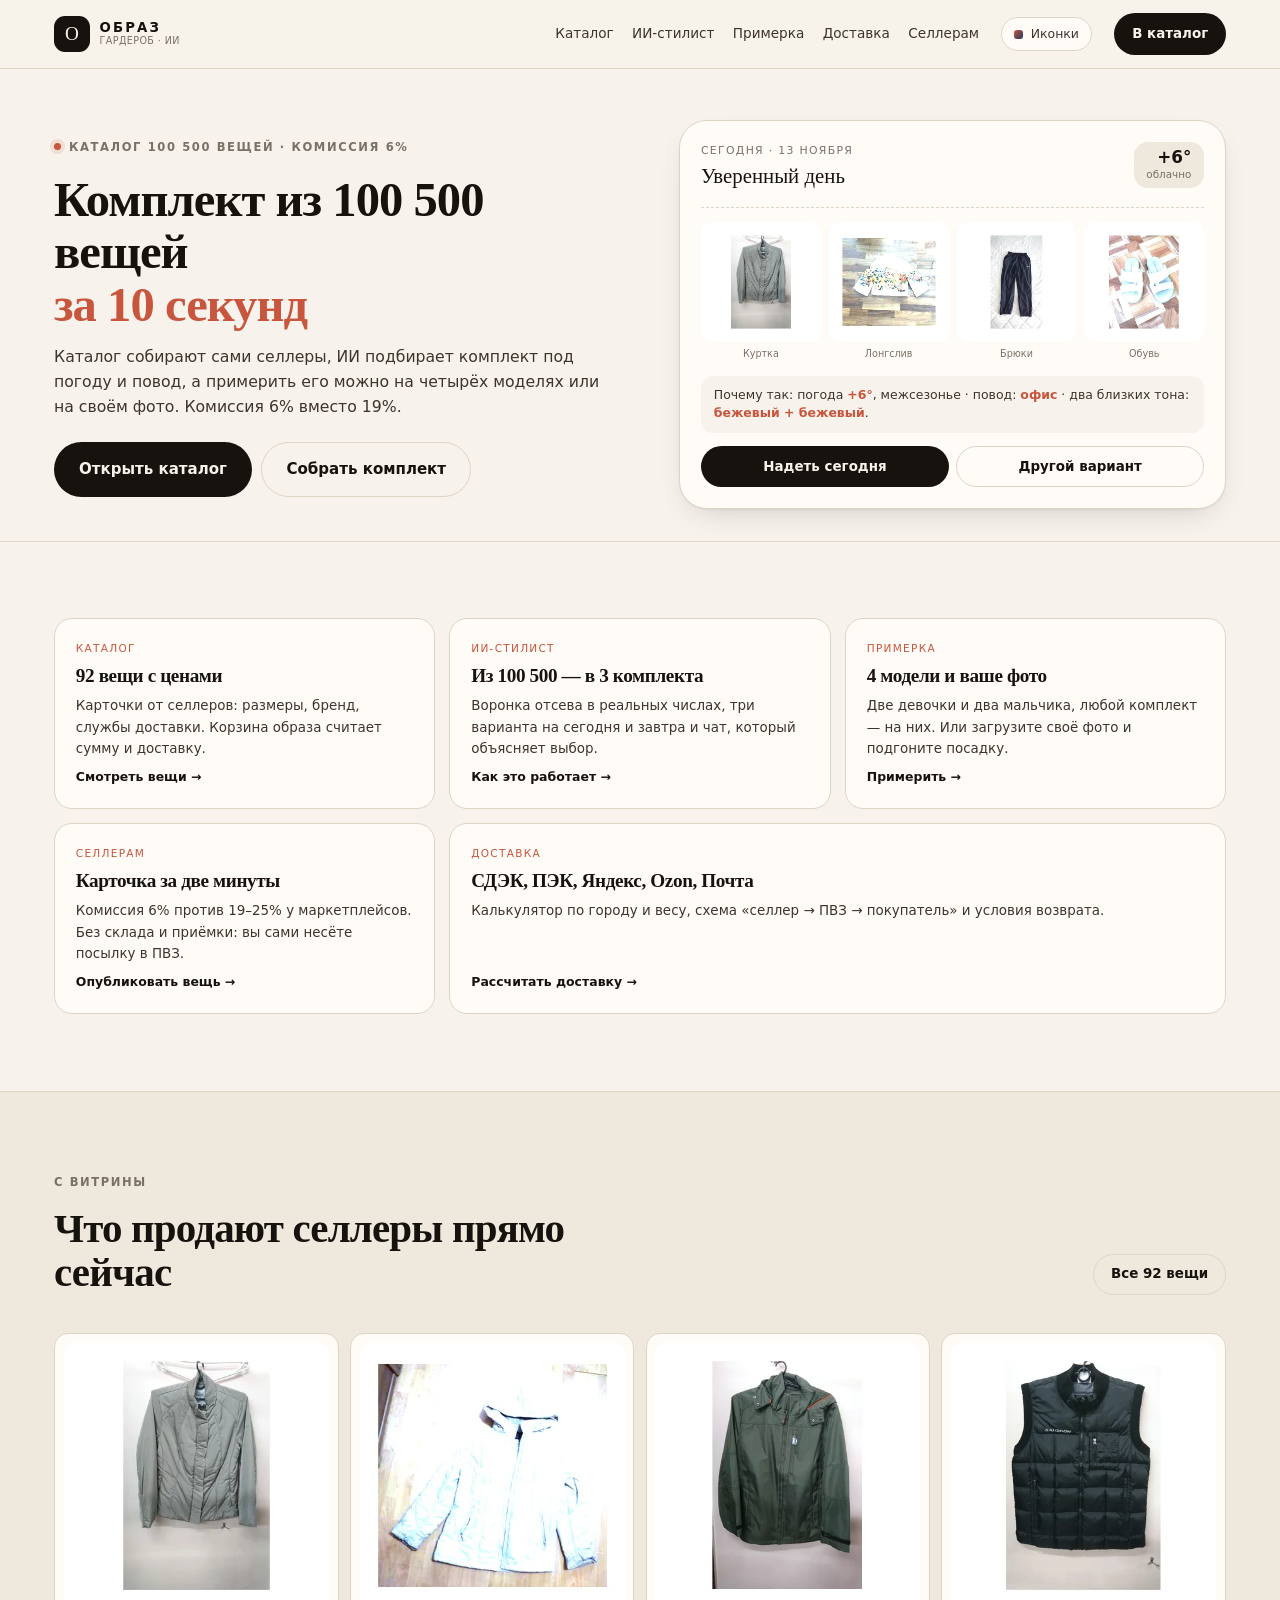
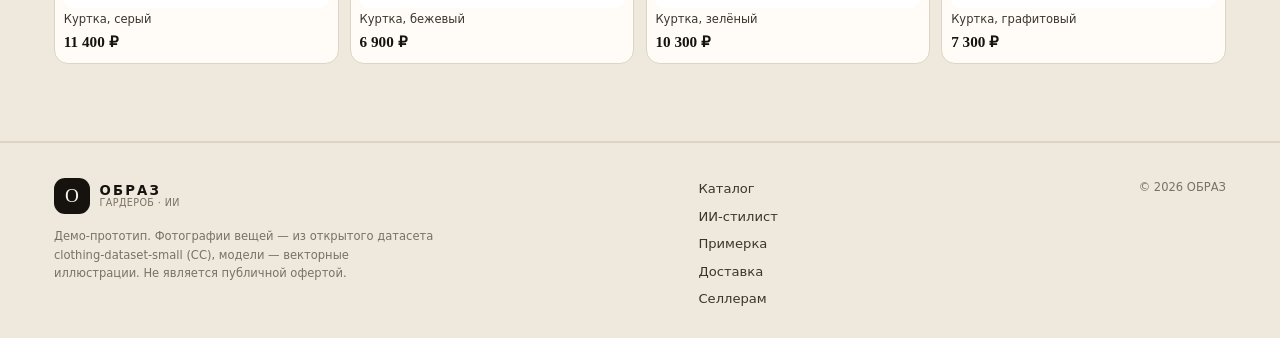
<file: site/index.html>
<!DOCTYPE html>
<html lang="ru">
<head>
<meta charset="utf-8">
<meta name="viewport" content="width=device-width, initial-scale=1">
<title>ОБРАЗ — цифровой гардероб и ИИ-стилист</title>
<meta name="description" content="Каталог одежды от селлеров, ИИ-подбор комплектов и примерка на моделях. Комиссия 6%, доставка СДЭК, ПЭК, Яндекс, Ozon и Почта.">
<meta name="theme-color" content="#F7F3EC">
<link rel="icon" href="assets/img/favicon.svg" type="image/svg+xml">
<link rel="stylesheet" href="assets/css/style.css">
<script>(function(){var m=new URLSearchParams(location.search).get('mode')||localStorage.getItem('obraz-mode')||'images';document.documentElement.dataset.mode=m==='icons'?'icons':'images';})();</script>
</head>
<body>

<header class="site-head">
  <div class="wrap head-inner">
    <a class="logo" href="index.html"><span class="logo-mark">О</span><span class="logo-text">ОБРАЗ<em>гардероб · ИИ</em></span></a>
    <nav class="nav">
      <a href="catalog.html">Каталог</a>
      <a href="stylist.html">ИИ-стилист</a>
      <a href="fitting.html">Примерка</a>
      <a href="delivery.html">Доставка</a>
      <a href="sellers.html">Селлерам</a>
    </nav>
    <a class="mode-switch" id="modeSwitch" href="?mode=icons"><span class="mode-dot"></span><span class="mode-label">Иконки</span></a>
    <a class="btn btn-ink btn-sm" href="catalog.html">В каталог</a>
  </div>
</header>

<main>
<section class="page-hero">
  <div class="wrap hero-grid">
    <div>
      <p class="eyebrow"><span class="dot"></span> Каталог 100 500 вещей · комиссия 6%</p>
      <h1>Комплект из 100 500 вещей<br><span class="accent">за 10 секунд</span></h1>
      <p class="lead">Каталог собирают сами селлеры, ИИ подбирает комплект под погоду и повод, а примерить его можно на четырёх моделях или на своём фото. Комиссия 6% вместо 19%.</p>
      <div class="page-hero-actions">
        <a class="btn btn-ink" href="catalog.html">Открыть каталог</a>
        <a class="btn btn-ghost" href="stylist.html">Собрать комплект</a>
      </div>
    </div>

    <div class="hero-card">
      <div class="hc-top">
        <div>
          <p class="hc-day" id="hcDay">Сегодня</p>
          <p class="hc-date" id="hcTitle">Комплект дня</p>
        </div>
        <div class="hc-weather"><b id="hcTemp">+6°</b><small id="hcSky">облачно</small></div>
      </div>
      <div class="hc-look" id="hcLook"></div>
      <p class="hc-why" id="hcWhy">Собираю…</p>
      <div class="hc-actions">
        <button class="btn btn-ink btn-sm" type="button" id="heroWear">Надеть сегодня</button>
        <button class="btn btn-ghost btn-sm" type="button" id="heroNext">Другой вариант</button>
      </div>
    </div>
  </div>
</section>

<section class="section">
  <div class="wrap">
    <div class="tiles">
      <a class="tile" href="catalog.html">
        <span class="tile-kicker">Каталог</span>
        <h3>92 вещи с ценами</h3>
        <p>Карточки от селлеров: размеры, бренд, службы доставки. Корзина образа считает сумму и доставку.</p>
        <span class="tile-go">Смотреть вещи</span>
      </a>
      <a class="tile" href="stylist.html">
        <span class="tile-kicker">ИИ-стилист</span>
        <h3>Из 100 500 — в 3 комплекта</h3>
        <p>Воронка отсева в реальных числах, три варианта на сегодня и завтра и чат, который объясняет выбор.</p>
        <span class="tile-go">Как это работает</span>
      </a>
      <a class="tile" href="fitting.html">
        <span class="tile-kicker">Примерка</span>
        <h3>4 модели и ваше фото</h3>
        <p>Две девочки и два мальчика, любой комплект — на них. Или загрузите своё фото и подгоните посадку.</p>
        <span class="tile-go">Примерить</span>
      </a>
      <a class="tile" href="sellers.html">
        <span class="tile-kicker">Селлерам</span>
        <h3>Карточка за две минуты</h3>
        <p>Комиссия 6% против 19–25% у маркетплейсов. Без склада и приёмки: вы сами несёте посылку в ПВЗ.</p>
        <span class="tile-go">Опубликовать вещь</span>
      </a>
      <a class="tile wide" href="delivery.html">
        <span class="tile-kicker">Доставка</span>
        <h3>СДЭК, ПЭК, Яндекс, Ozon, Почта</h3>
        <p>Калькулятор по городу и весу, схема «селлер → ПВЗ → покупатель» и условия возврата.</p>
        <span class="tile-go">Рассчитать доставку</span>
      </a>
    </div>
  </div>
</section>

<section class="section section-alt">
  <div class="wrap">
    <header class="sec-head split">
      <div>
        <p class="eyebrow">С витрины</p>
        <h2>Что продают селлеры прямо сейчас</h2>
      </div>
      <a class="btn btn-ghost btn-sm" href="catalog.html">Все 92 вещи</a>
    </header>
    <div class="mini-market" id="miniMarket"></div>
  </div>
</section>
</main>

<footer class="site-foot">
  <div class="wrap foot-inner">
    <div>
      <a class="logo" href="index.html"><span class="logo-mark">О</span><span class="logo-text">ОБРАЗ<em>гардероб · ИИ</em></span></a>
      <p class="foot-note">Демо-прототип. Фотографии вещей — из открытого датасета clothing-dataset-small (CC), модели — векторные иллюстрации. Не является публичной офертой.</p>
    </div>
    <nav class="foot-nav">
      <a href="catalog.html">Каталог</a>
      <a href="stylist.html">ИИ-стилист</a>
      <a href="fitting.html">Примерка</a>
      <a href="delivery.html">Доставка</a>
      <a href="sellers.html">Селлерам</a>
    </nav>
    <p class="foot-copy">© 2026 ОБРАЗ</p>
  </div>
</footer>

<script src="assets/js/items.js"></script>
<script src="assets/js/data.js"></script>
<script src="assets/js/outfits.js"></script>
<script src="assets/js/ui.js"></script>
<script src="assets/js/home.js"></script>
</body>
</html>
</file>
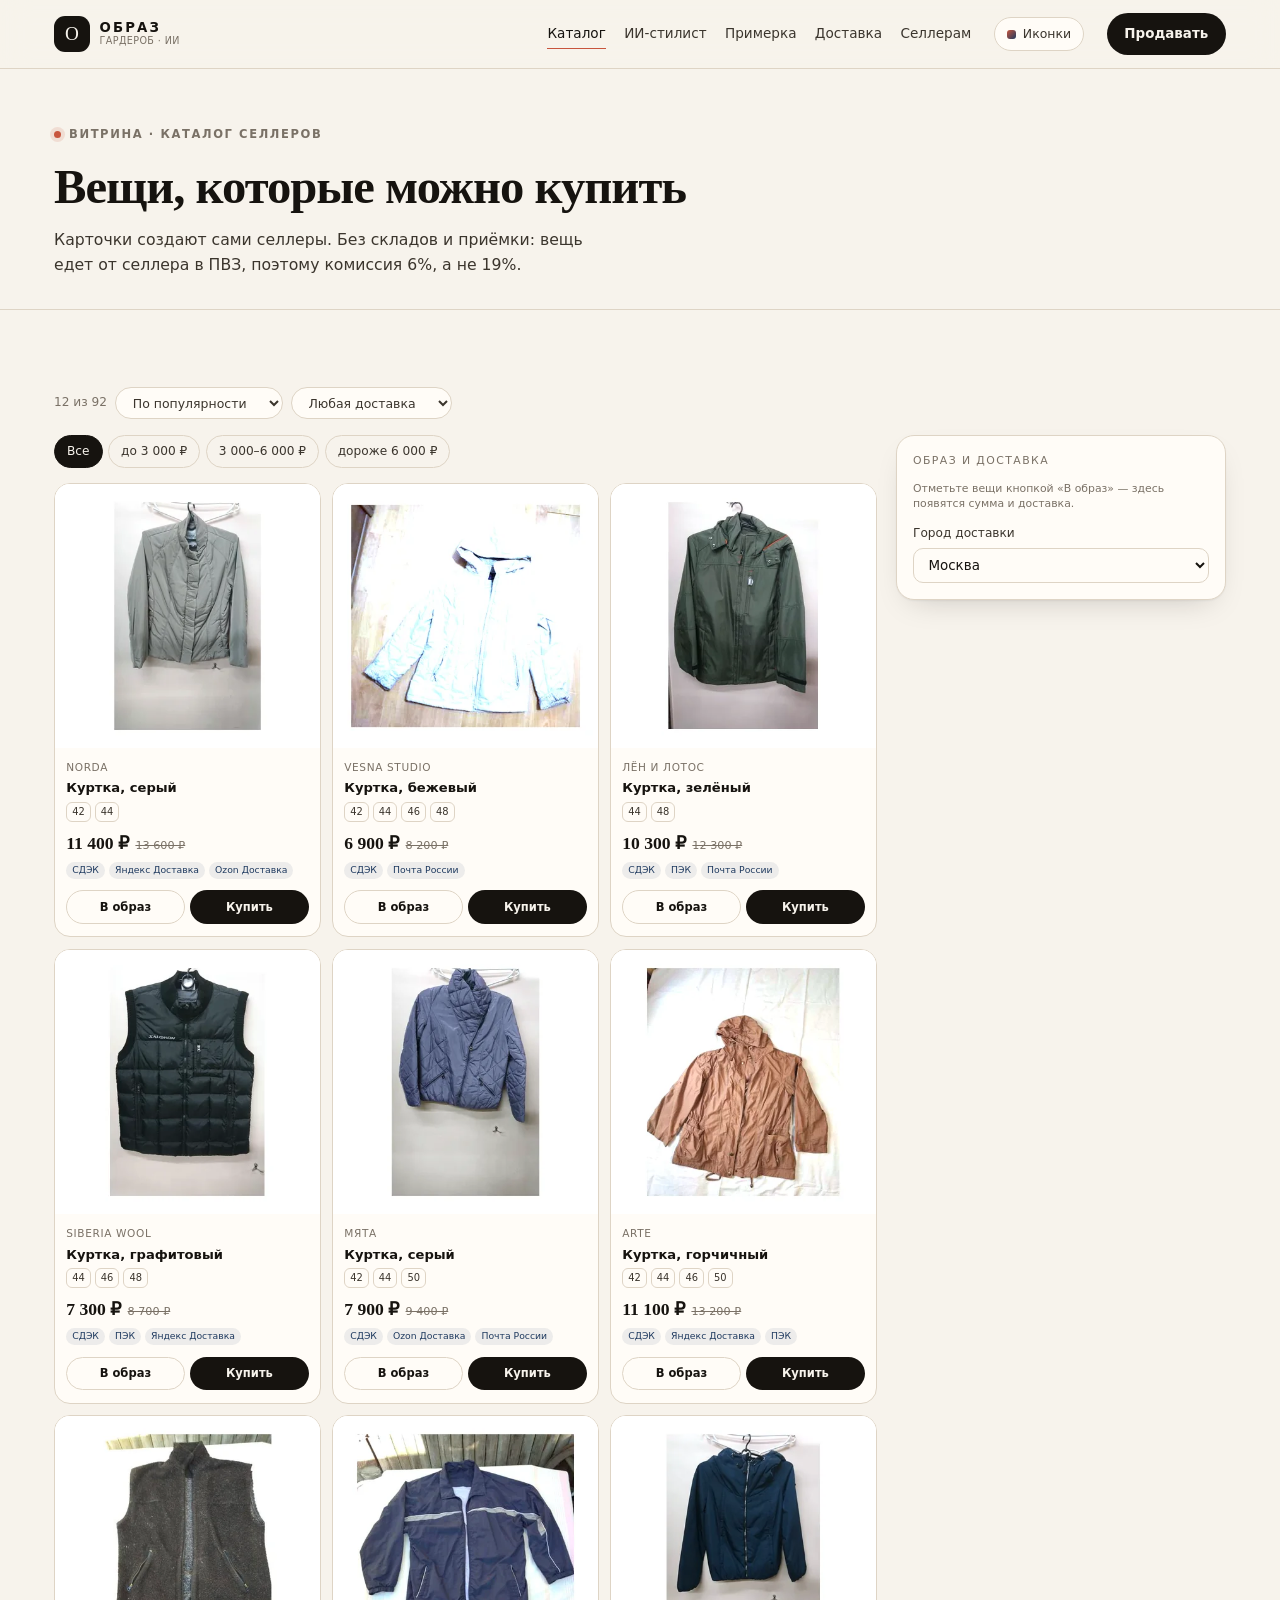
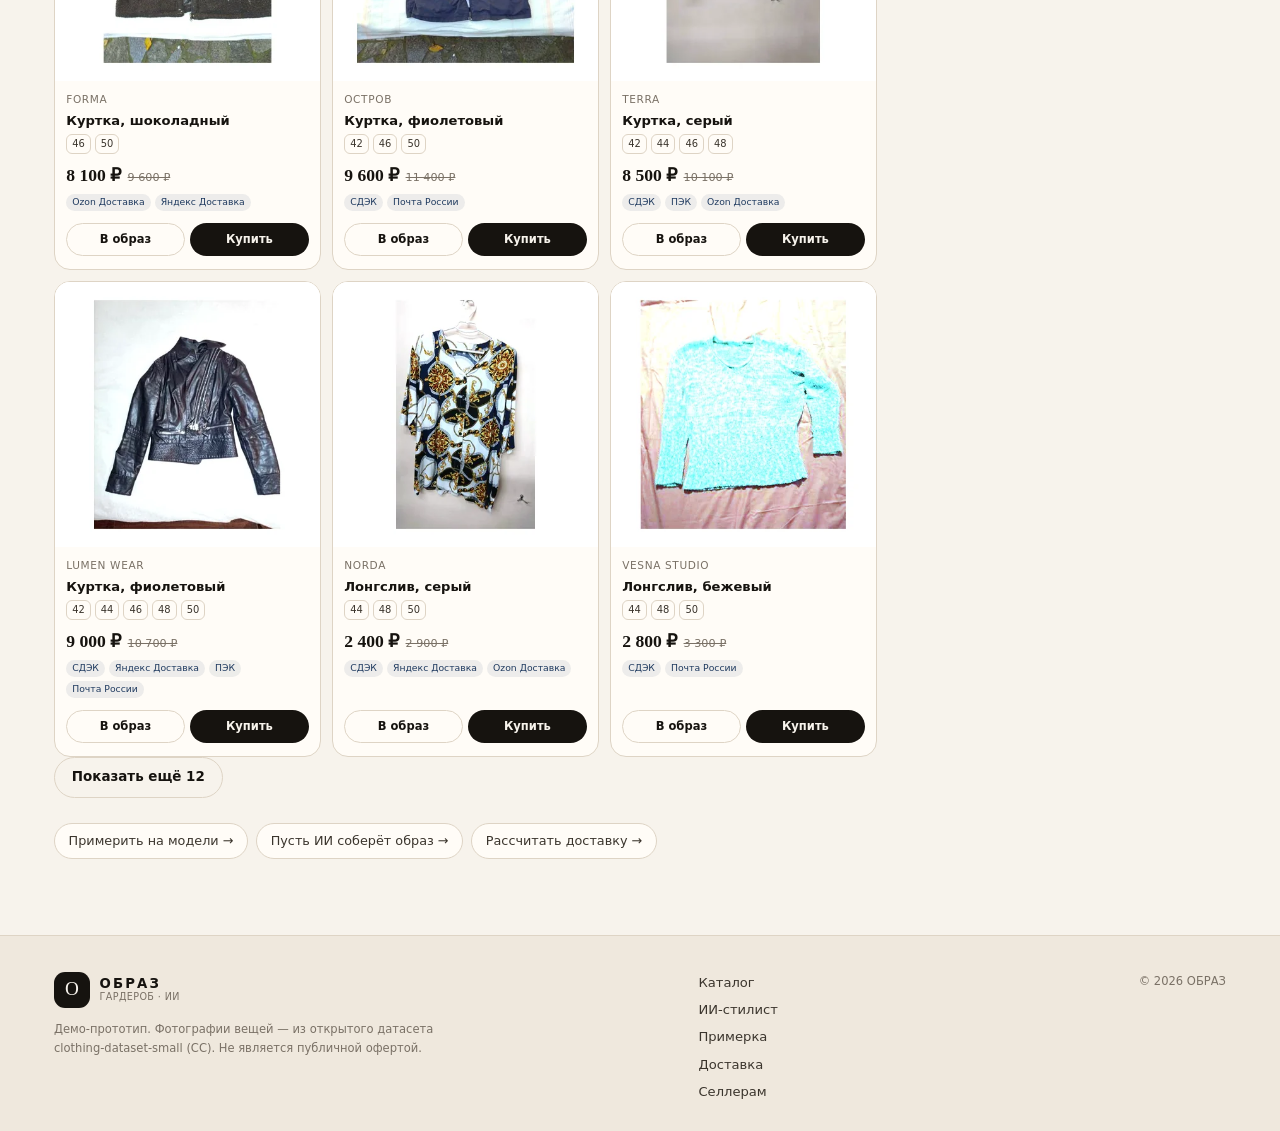
<file: site/catalog.html>
<!DOCTYPE html>
<html lang="ru">
<head>
<meta charset="utf-8">
<meta name="viewport" content="width=device-width, initial-scale=1">
<title>Каталог одежды от селлеров — ОБРАЗ</title>
<meta name="description" content="92 вещи от российских селлеров: цены, размеры, службы доставки. Соберите образ и оформите заказ.">
<link rel="icon" href="assets/img/favicon.svg" type="image/svg+xml">
<link rel="stylesheet" href="assets/css/style.css">
<script>(function(){var m=new URLSearchParams(location.search).get('mode')||localStorage.getItem('obraz-mode')||'images';document.documentElement.dataset.mode=m==='icons'?'icons':'images';})();</script>
</head>
<body>

<header class="site-head">
  <div class="wrap head-inner">
    <a class="logo" href="index.html"><span class="logo-mark">О</span><span class="logo-text">ОБРАЗ<em>гардероб · ИИ</em></span></a>
    <nav class="nav">
      <a href="catalog.html">Каталог</a>
      <a href="stylist.html">ИИ-стилист</a>
      <a href="fitting.html">Примерка</a>
      <a href="delivery.html">Доставка</a>
      <a href="sellers.html">Селлерам</a>
    </nav>
    <a class="mode-switch" id="modeSwitch" href="?mode=icons"><span class="mode-dot"></span><span class="mode-label">Иконки</span></a>
    <a class="btn btn-ink btn-sm" href="sellers.html">Продавать</a>
  </div>
</header>

<main>
<section class="page-hero">
  <div class="wrap">
    <p class="eyebrow"><span class="dot"></span> Витрина · каталог селлеров</p>
    <h1>Вещи, которые можно купить</h1>
    <p class="lead">Карточки создают сами селлеры. Без складов и приёмки: вещь едет от селлера в ПВЗ, поэтому комиссия 6%, а не 19%.</p>
  </div>
</section>

<section class="section">
  <div class="wrap">
    <div class="market-tools" style="margin-bottom:1rem">
      <span class="market-count" id="marketCount"></span>
      <select id="marketSort" class="select-sm" aria-label="Сортировка">
        <option value="popular">По популярности</option>
        <option value="cheap">Сначала дешёвые</option>
        <option value="expensive">Сначала дорогие</option>
      </select>
      <select id="marketService" class="select-sm" aria-label="Служба доставки">
        <option value="all">Любая доставка</option>
        <option value="cdek">СДЭК</option>
        <option value="pek">ПЭК</option>
        <option value="yandex">Яндекс Доставка</option>
        <option value="ozon">Ozon Доставка</option>
        <option value="post">Почта России</option>
      </select>
    </div>

    <div class="market-layout">
      <div>
        <div class="chips market-chips" id="marketFilters">
          <button class="chip is-on" data-bucket="all" type="button">Все</button>
          <button class="chip" data-bucket="low" type="button">до 3 000 ₽</button>
          <button class="chip" data-bucket="mid" type="button">3 000–6 000 ₽</button>
          <button class="chip" data-bucket="high" type="button">дороже 6 000 ₽</button>
        </div>
        <div class="market-grid" id="marketGrid"></div>
        <div class="market-more" id="marketMore"></div>
      </div>

      <aside class="cart-card">
        <p class="builder-label">Образ и доставка</p>
        <div id="cartBox"></div>
        <label class="field compact" style="margin-top:.8rem"><span>Город доставки</span>
          <select id="deliveryCity"></select>
        </label>
      </aside>
    </div>

    <div class="checkout-result" id="checkoutResult" hidden></div>

    <div class="related">
      <a href="fitting.html">Примерить на модели →</a>
      <a href="stylist.html">Пусть ИИ соберёт образ →</a>
      <a href="delivery.html">Рассчитать доставку →</a>
    </div>
  </div>
</section>
</main>

<footer class="site-foot">
  <div class="wrap foot-inner">
    <div>
      <a class="logo" href="index.html"><span class="logo-mark">О</span><span class="logo-text">ОБРАЗ<em>гардероб · ИИ</em></span></a>
      <p class="foot-note">Демо-прототип. Фотографии вещей — из открытого датасета clothing-dataset-small (CC). Не является публичной офертой.</p>
    </div>
    <nav class="foot-nav">
      <a href="catalog.html">Каталог</a>
      <a href="stylist.html">ИИ-стилист</a>
      <a href="fitting.html">Примерка</a>
      <a href="delivery.html">Доставка</a>
      <a href="sellers.html">Селлерам</a>
    </nav>
    <p class="foot-copy">© 2026 ОБРАЗ</p>
  </div>
</footer>

<div class="modal" id="checkoutModal" hidden>
  <div class="modal-back" data-close-checkout></div>
  <div class="modal-card" role="dialog" aria-modal="true">
    <button class="modal-x" type="button" data-close-checkout aria-label="Закрыть">×</button>
    <p class="eyebrow">Оформление заказа</p>
    <h3 id="checkoutTitle">—</h3>
    <p class="modal-sub" id="checkoutMeta">—</p>
    <form id="checkoutForm">
      <label class="field"><span>Имя</span><input type="text" id="checkoutName" placeholder="Анна" required></label>
      <label class="field"><span>Телефон</span><input type="text" id="checkoutPhone" placeholder="+7 999 000-00-00" required></label>
      <div class="seller-row">
        <label class="field"><span>Город</span>
          <select id="checkoutCity">
            <option>Москва</option><option>Санкт-Петербург</option><option>Казань</option>
            <option>Екатеринбург</option><option>Новосибирск</option><option>Краснодар</option>
            <option>Владивосток</option>
          </select>
        </label>
        <label class="field"><span>Доставка</span><select id="checkoutService"></select></label>
      </div>
      <button class="btn btn-accent btn-block" type="submit">Оформить</button>
      <p class="tiny">Демо: заказ никуда не уходит, деньги не списываются.</p>
    </form>
  </div>
</div>

<script src="assets/js/items.js"></script>
<script src="assets/js/data.js"></script>
<script src="assets/js/outfits.js"></script>
<script src="assets/js/ui.js"></script>
<script src="assets/js/catalog.js"></script>
</body>
</html>
</file>
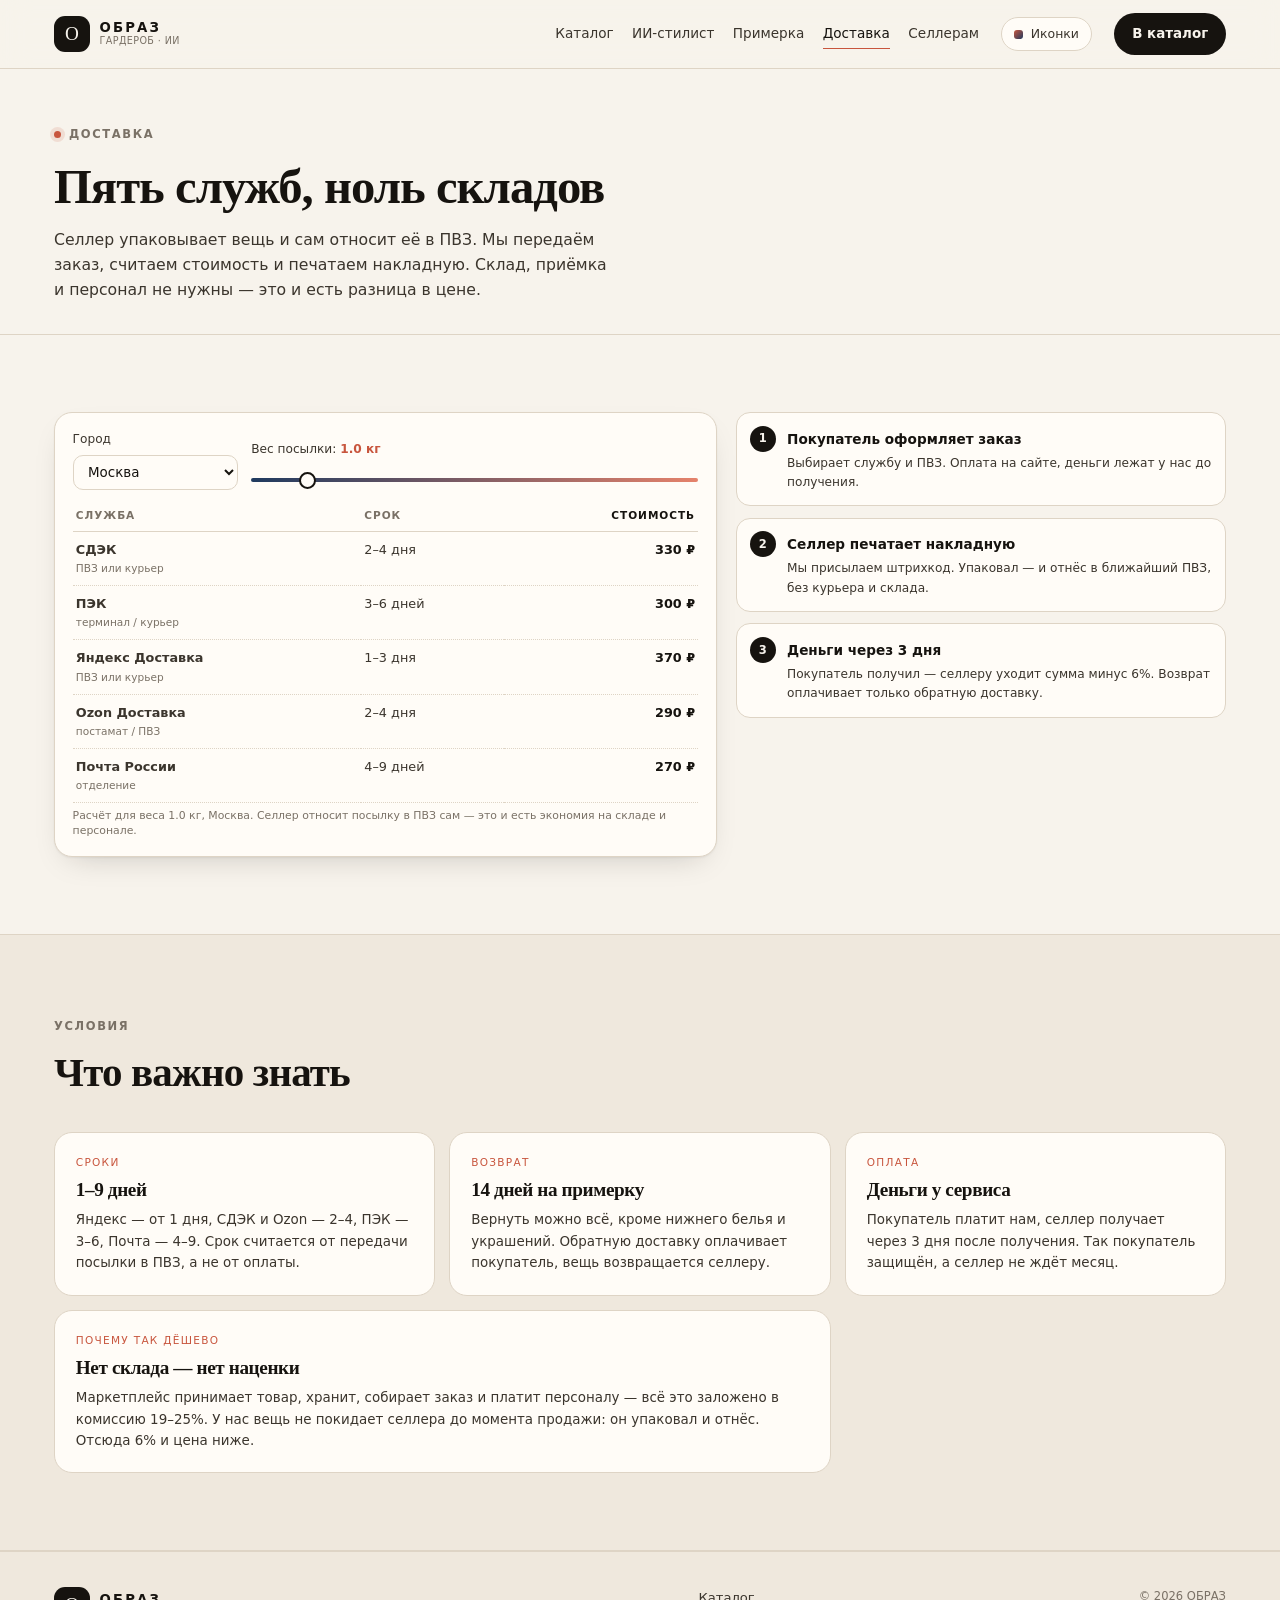
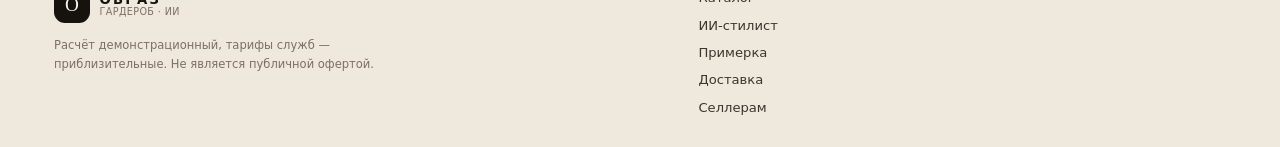
<file: site/delivery.html>
<!DOCTYPE html>
<html lang="ru">
<head>
<meta charset="utf-8">
<meta name="viewport" content="width=device-width, initial-scale=1">
<title>Доставка: СДЭК, ПЭК, Яндекс, Ozon, Почта — ОБРАЗ</title>
<meta name="description" content="Калькулятор доставки по городу и весу, сроки и условия. Селлер сам относит посылку в ПВЗ — без складов и курьеров со стороны сервиса.">
<link rel="icon" href="assets/img/favicon.svg" type="image/svg+xml">
<link rel="stylesheet" href="assets/css/style.css">
<script>(function(){var m=new URLSearchParams(location.search).get('mode')||localStorage.getItem('obraz-mode')||'images';document.documentElement.dataset.mode=m==='icons'?'icons':'images';})();</script>
</head>
<body>

<header class="site-head">
  <div class="wrap head-inner">
    <a class="logo" href="index.html"><span class="logo-mark">О</span><span class="logo-text">ОБРАЗ<em>гардероб · ИИ</em></span></a>
    <nav class="nav">
      <a href="catalog.html">Каталог</a>
      <a href="stylist.html">ИИ-стилист</a>
      <a href="fitting.html">Примерка</a>
      <a href="delivery.html">Доставка</a>
      <a href="sellers.html">Селлерам</a>
    </nav>
    <a class="mode-switch" id="modeSwitch" href="?mode=icons"><span class="mode-dot"></span><span class="mode-label">Иконки</span></a>
    <a class="btn btn-ink btn-sm" href="catalog.html">В каталог</a>
  </div>
</header>

<main>
<section class="page-hero">
  <div class="wrap">
    <p class="eyebrow"><span class="dot"></span> Доставка</p>
    <h1>Пять служб, ноль складов</h1>
    <p class="lead">Селлер упаковывает вещь и сам относит её в ПВЗ. Мы передаём заказ, считаем стоимость и печатаем накладную. Склад, приёмка и персонал не нужны — это и есть разница в цене.</p>
  </div>
</section>

<section class="section">
  <div class="wrap">
    <div class="delivery-grid">
      <div class="delivery-calc">
        <div class="delivery-controls">
          <label class="field compact"><span>Город</span><select id="deliveryCity"></select></label>
          <label class="field compact grow"><span>Вес посылки: <b id="deliveryWeightOut">1.0 кг</b></span>
            <input type="range" id="deliveryWeight" min="5" max="50" value="10">
          </label>
        </div>
        <div id="deliveryTable"></div>
      </div>

      <div class="delivery-flow">
        <div class="flow-step"><span>1</span><div><b>Покупатель оформляет заказ</b><p>Выбирает службу и ПВЗ. Оплата на сайте, деньги лежат у нас до получения.</p></div></div>
        <div class="flow-step"><span>2</span><div><b>Селлер печатает накладную</b><p>Мы присылаем штрихкод. Упаковал — и отнёс в ближайший ПВЗ, без курьера и склада.</p></div></div>
        <div class="flow-step"><span>3</span><div><b>Деньги через 3 дня</b><p>Покупатель получил — селлеру уходит сумма минус 6%. Возврат оплачивает только обратную доставку.</p></div></div>
      </div>
    </div>
  </div>
</section>

<section class="section section-alt">
  <div class="wrap">
    <header class="sec-head"><p class="eyebrow">Условия</p><h2>Что важно знать</h2></header>
    <div class="tiles">
      <div class="tile">
        <span class="tile-kicker">Сроки</span>
        <h3>1–9 дней</h3>
        <p>Яндекс — от 1 дня, СДЭК и Ozon — 2–4, ПЭК — 3–6, Почта — 4–9. Срок считается от передачи посылки в ПВЗ, а не от оплаты.</p>
      </div>
      <div class="tile">
        <span class="tile-kicker">Возврат</span>
        <h3>14 дней на примерку</h3>
        <p>Вернуть можно всё, кроме нижнего белья и украшений. Обратную доставку оплачивает покупатель, вещь возвращается селлеру.</p>
      </div>
      <div class="tile">
        <span class="tile-kicker">Оплата</span>
        <h3>Деньги у сервиса</h3>
        <p>Покупатель платит нам, селлер получает через 3 дня после получения. Так покупатель защищён, а селлер не ждёт месяц.</p>
      </div>
      <div class="tile wide">
        <span class="tile-kicker">Почему так дёшево</span>
        <h3>Нет склада — нет наценки</h3>
        <p>Маркетплейс принимает товар, хранит, собирает заказ и платит персоналу — всё это заложено в комиссию 19–25%. У нас вещь не покидает селлера до момента продажи: он упаковал и отнёс. Отсюда 6% и цена ниже.</p>
      </div>
    </div>
  </div>
</section>
</main>

<footer class="site-foot">
  <div class="wrap foot-inner">
    <div>
      <a class="logo" href="index.html"><span class="logo-mark">О</span><span class="logo-text">ОБРАЗ<em>гардероб · ИИ</em></span></a>
      <p class="foot-note">Расчёт демонстрационный, тарифы служб — приблизительные. Не является публичной офертой.</p>
    </div>
    <nav class="foot-nav">
      <a href="catalog.html">Каталог</a>
      <a href="stylist.html">ИИ-стилист</a>
      <a href="fitting.html">Примерка</a>
      <a href="delivery.html">Доставка</a>
      <a href="sellers.html">Селлерам</a>
    </nav>
    <p class="foot-copy">© 2026 ОБРАЗ</p>
  </div>
</footer>

<script src="assets/js/ui.js"></script>
<script src="assets/js/delivery.js"></script>
</body>
</html>
</file>
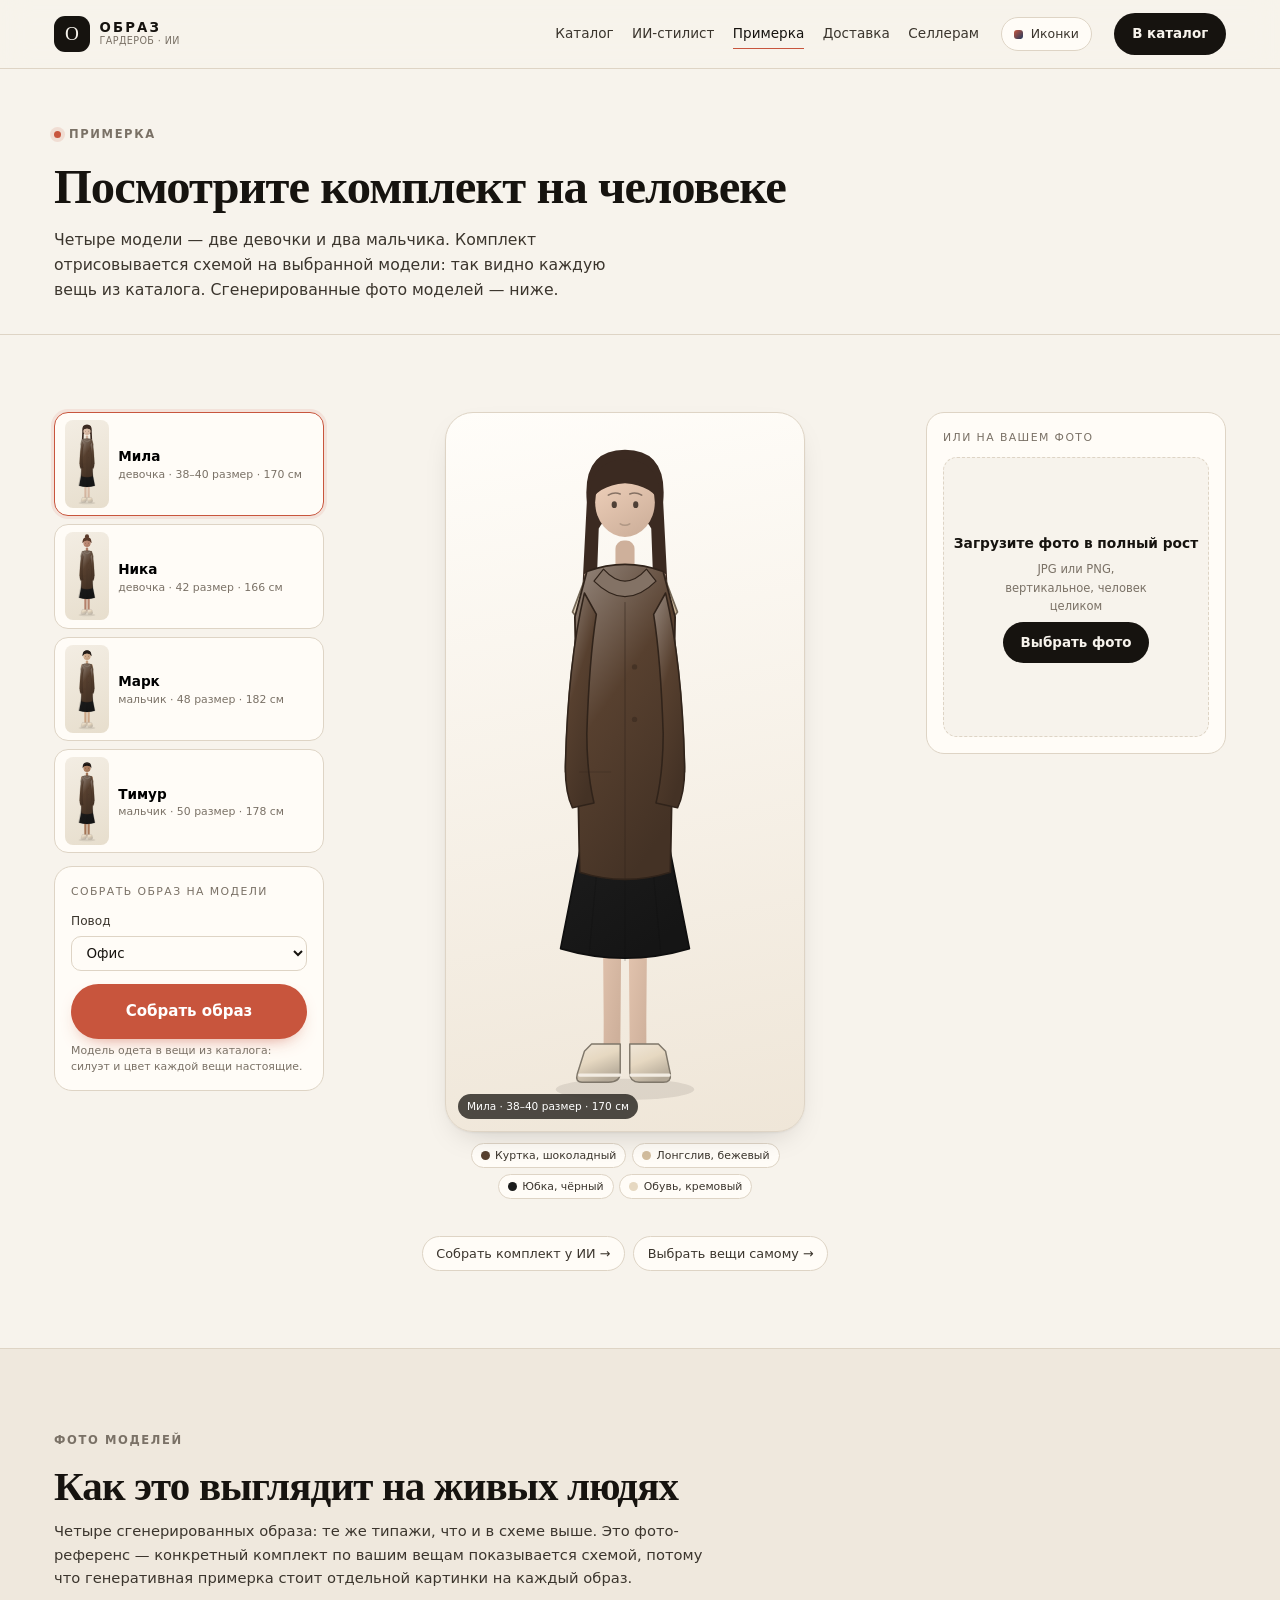
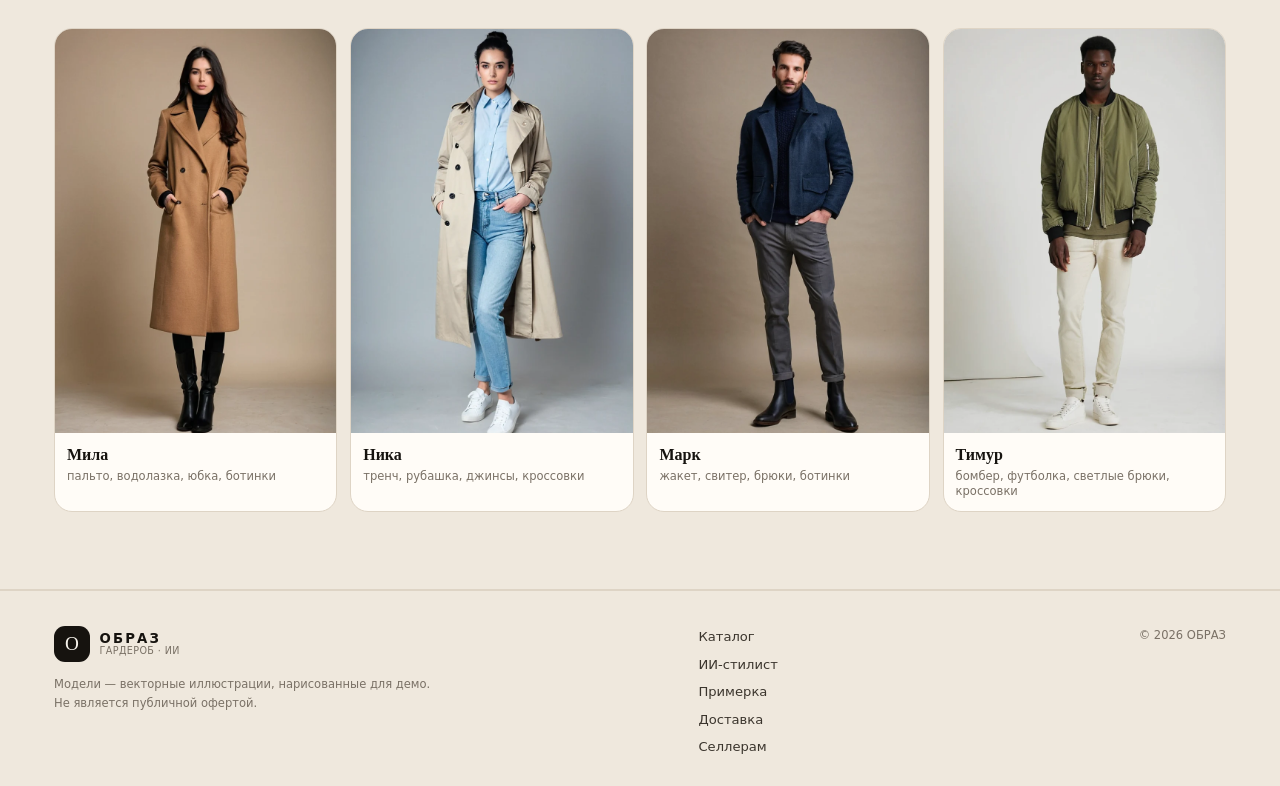
<file: site/fitting.html>
<!DOCTYPE html>
<html lang="ru">
<head>
<meta charset="utf-8">
<meta name="viewport" content="width=device-width, initial-scale=1">
<title>Примерка на моделях и на своём фото — ОБРАЗ</title>
<meta name="description" content="Четыре модели: две девочки и два мальчика. Любой комплект — на них, или загрузите своё фото в полный рост.">
<link rel="icon" href="assets/img/favicon.svg" type="image/svg+xml">
<link rel="stylesheet" href="assets/css/style.css">
<script>(function(){var m=new URLSearchParams(location.search).get('mode')||localStorage.getItem('obraz-mode')||'images';document.documentElement.dataset.mode=m==='icons'?'icons':'images';})();</script>
</head>
<body>

<header class="site-head">
  <div class="wrap head-inner">
    <a class="logo" href="index.html"><span class="logo-mark">О</span><span class="logo-text">ОБРАЗ<em>гардероб · ИИ</em></span></a>
    <nav class="nav">
      <a href="catalog.html">Каталог</a>
      <a href="stylist.html">ИИ-стилист</a>
      <a href="fitting.html">Примерка</a>
      <a href="delivery.html">Доставка</a>
      <a href="sellers.html">Селлерам</a>
    </nav>
    <a class="mode-switch" id="modeSwitch" href="?mode=icons"><span class="mode-dot"></span><span class="mode-label">Иконки</span></a>
    <a class="btn btn-ink btn-sm" href="catalog.html">В каталог</a>
  </div>
</header>

<main>
<section class="page-hero">
  <div class="wrap">
    <p class="eyebrow"><span class="dot"></span> Примерка</p>
    <h1>Посмотрите комплект на человеке</h1>
    <p class="lead">Четыре модели — две девочки и два мальчика. Комплект отрисовывается схемой на выбранной модели: так видно каждую вещь из каталога. Сгенерированные фото моделей — ниже.</p>
  </div>
</section>

<section class="section">
  <div class="wrap">
    <div class="fit-layout">
      <div class="fit-side">
        <div class="model-list" id="modelList"></div>
        <div class="fit-card">
          <p class="builder-label">Собрать образ на модели</p>
          <label class="field"><span>Повод</span>
            <select id="fitOcc">
              <option value="office">Офис</option>
              <option value="walk">Прогулка</option>
              <option value="date">Вечер</option>
            </select>
          </label>
          <button class="btn btn-accent btn-block" type="button" id="fitBuild">Собрать образ</button>
          <p class="tiny">Модель одета в вещи из каталога: силуэт и цвет каждой вещи настоящие.</p>
        </div>
      </div>

      <div class="stage-wrap">
        <div class="stage" id="stage">
          <div class="stage-art" id="stageArt"></div>
          <div class="stage-badge" id="stageBadge">Мила</div>
        </div>
        <div class="stage-items" id="stageItems"></div>
        <div class="related" style="justify-content:center">
          <a href="stylist.html">Собрать комплект у ИИ →</a>
          <a href="catalog.html">Выбрать вещи самому →</a>
        </div>
      </div>

      <div class="upload">
        <p class="builder-label">Или на вашем фото</p>
        <div class="upload-box" id="uploadBox">
          <input type="file" id="photoInput" accept="image/*" hidden>
          <div class="upload-empty" id="uploadEmpty">
            <b>Загрузите фото в полный рост</b>
            <span>JPG или PNG, вертикальное, человек целиком</span>
            <button class="btn btn-ink btn-sm" type="button" id="uploadBtn">Выбрать фото</button>
          </div>
          <div class="upload-stage" id="uploadStage" hidden>
            <img id="userPhoto" alt="Ваше фото">
            <div class="user-layers" id="userLayers"></div>
          </div>
        </div>
        <div class="upload-controls" id="uploadControls" hidden>
          <label class="field compact"><span>Масштаб одежды</span><input type="range" id="layerScale" min="60" max="150" value="100"></label>
          <label class="field compact"><span>Сдвиг по высоте</span><input type="range" id="layerShift" min="-15" max="15" value="0"></label>
          <button class="btn btn-ghost btn-sm btn-block" type="button" id="clearPhoto">Сбросить фото</button>
          <p class="tiny">Наложение-макет: одежда подгоняется ползунками, а не генеративной моделью. Фото не покидает браузер.</p>
        </div>
      </div>
    </div>
  </div>
</section>

<section class="section section-alt">
  <div class="wrap">
    <header class="sec-head">
      <p class="eyebrow">Фото моделей</p>
      <h2>Как это выглядит на живых людях</h2>
      <p class="sec-sub">Четыре сгенерированных образа: те же типажи, что и в схеме выше. Это фото-референс — конкретный комплект по вашим вещам показывается схемой, потому что генеративная примерка стоит отдельной картинки на каждый образ.</p>
    </header>
    <div class="photo-grid">
      <figure class="photo-card">
        <img src="assets/img/models/mila.webp" alt="Мила: бежевое пальто, чёрная юбка, ботинки">
        <figcaption><b>Мила</b><span>пальто, водолазка, юбка, ботинки</span></figcaption>
      </figure>
      <figure class="photo-card">
        <img src="assets/img/models/nika.webp" alt="Ника: бежевый тренч, джинсы, кроссовки">
        <figcaption><b>Ника</b><span>тренч, рубашка, джинсы, кроссовки</span></figcaption>
      </figure>
      <figure class="photo-card">
        <img src="assets/img/models/mark.webp" alt="Марк: синий жакет, серые брюки, ботинки">
        <figcaption><b>Марк</b><span>жакет, свитер, брюки, ботинки</span></figcaption>
      </figure>
      <figure class="photo-card">
        <img src="assets/img/models/timur.webp" alt="Тимур: оливковый бомбер, футболка, светлые брюки, кроссовки">
        <figcaption><b>Тимур</b><span>бомбер, футболка, светлые брюки, кроссовки</span></figcaption>
      </figure>
    </div>
  </div>
</section>
</main>

<footer class="site-foot">
  <div class="wrap foot-inner">
    <div>
      <a class="logo" href="index.html"><span class="logo-mark">О</span><span class="logo-text">ОБРАЗ<em>гардероб · ИИ</em></span></a>
      <p class="foot-note">Модели — векторные иллюстрации, нарисованные для демо. Не является публичной офертой.</p>
    </div>
    <nav class="foot-nav">
      <a href="catalog.html">Каталог</a>
      <a href="stylist.html">ИИ-стилист</a>
      <a href="fitting.html">Примерка</a>
      <a href="delivery.html">Доставка</a>
      <a href="sellers.html">Селлерам</a>
    </nav>
    <p class="foot-copy">© 2026 ОБРАЗ</p>
  </div>
</footer>

<script src="assets/js/items.js"></script>
<script src="assets/js/data.js"></script>
<script src="assets/js/outfits.js"></script>
<script src="assets/js/model.js"></script>
<script src="assets/js/ui.js"></script>
<script src="assets/js/fitting.js"></script>
</body>
</html>
</file>
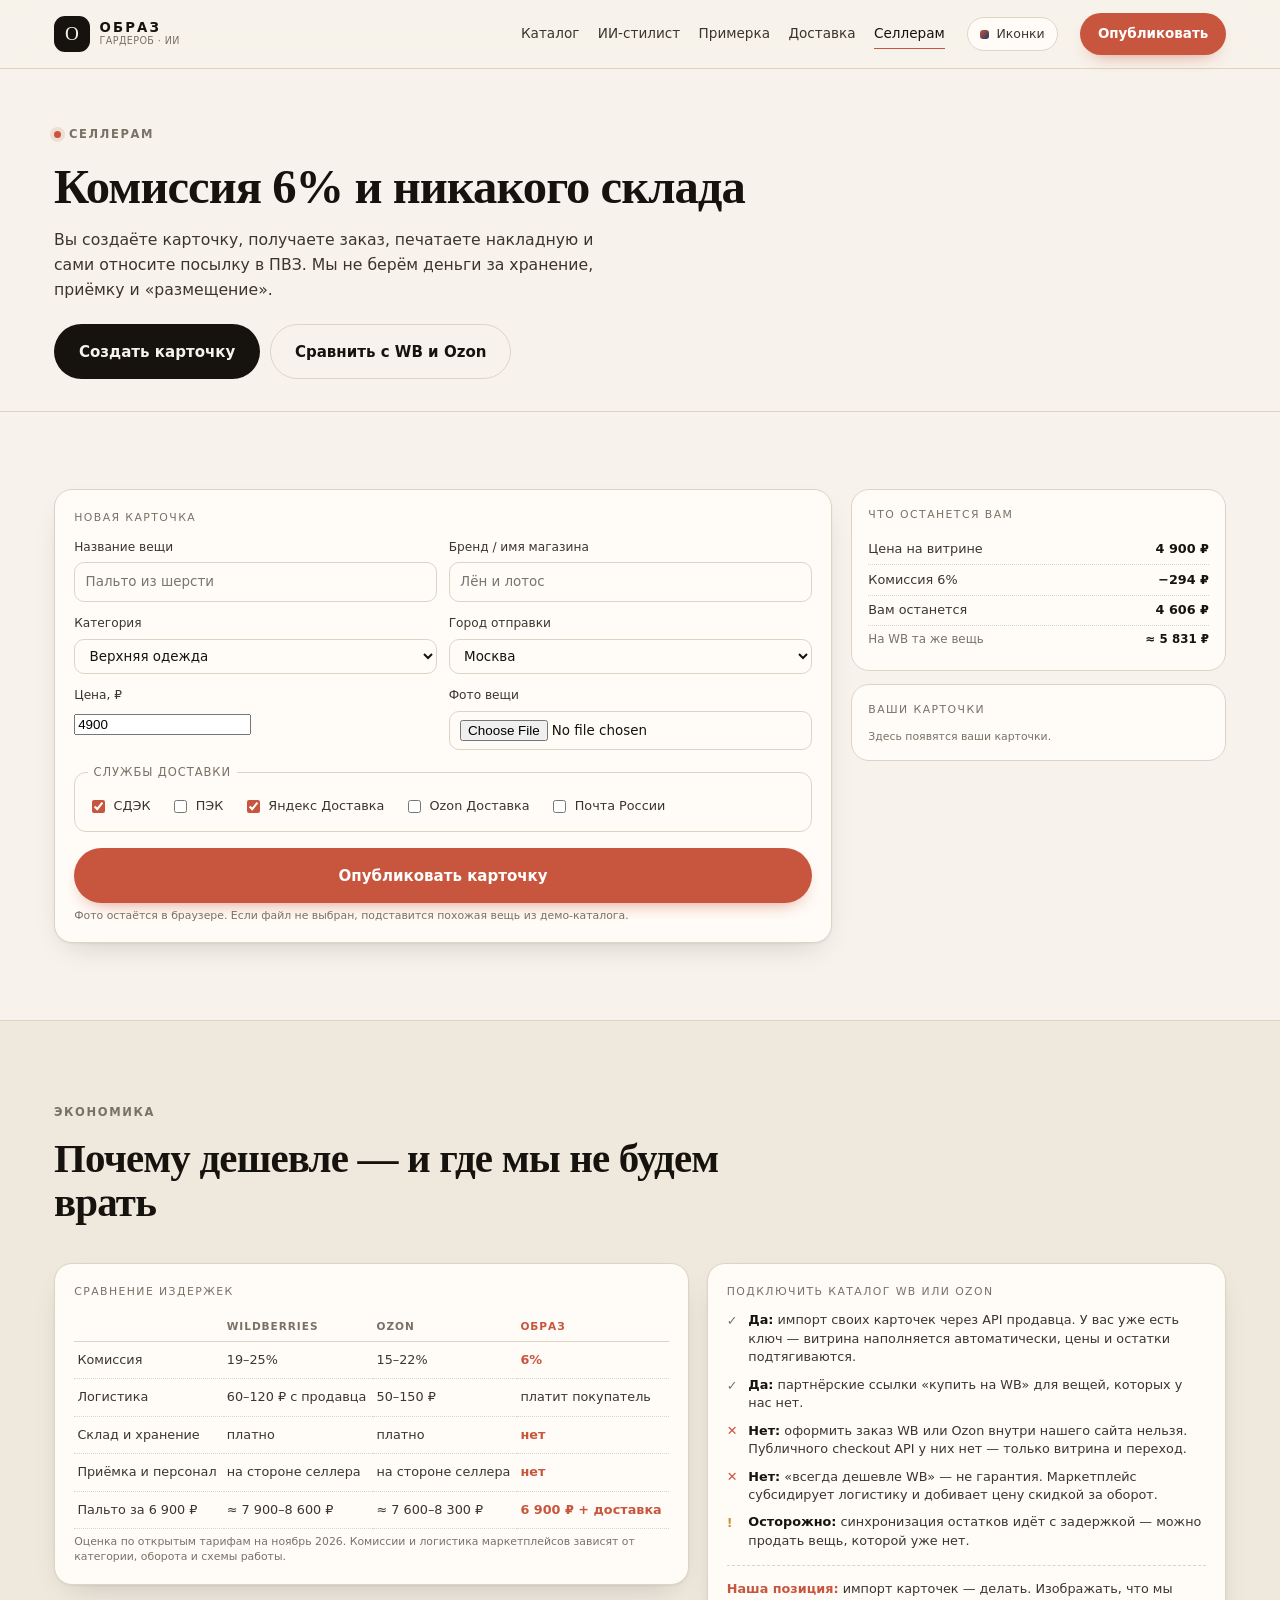
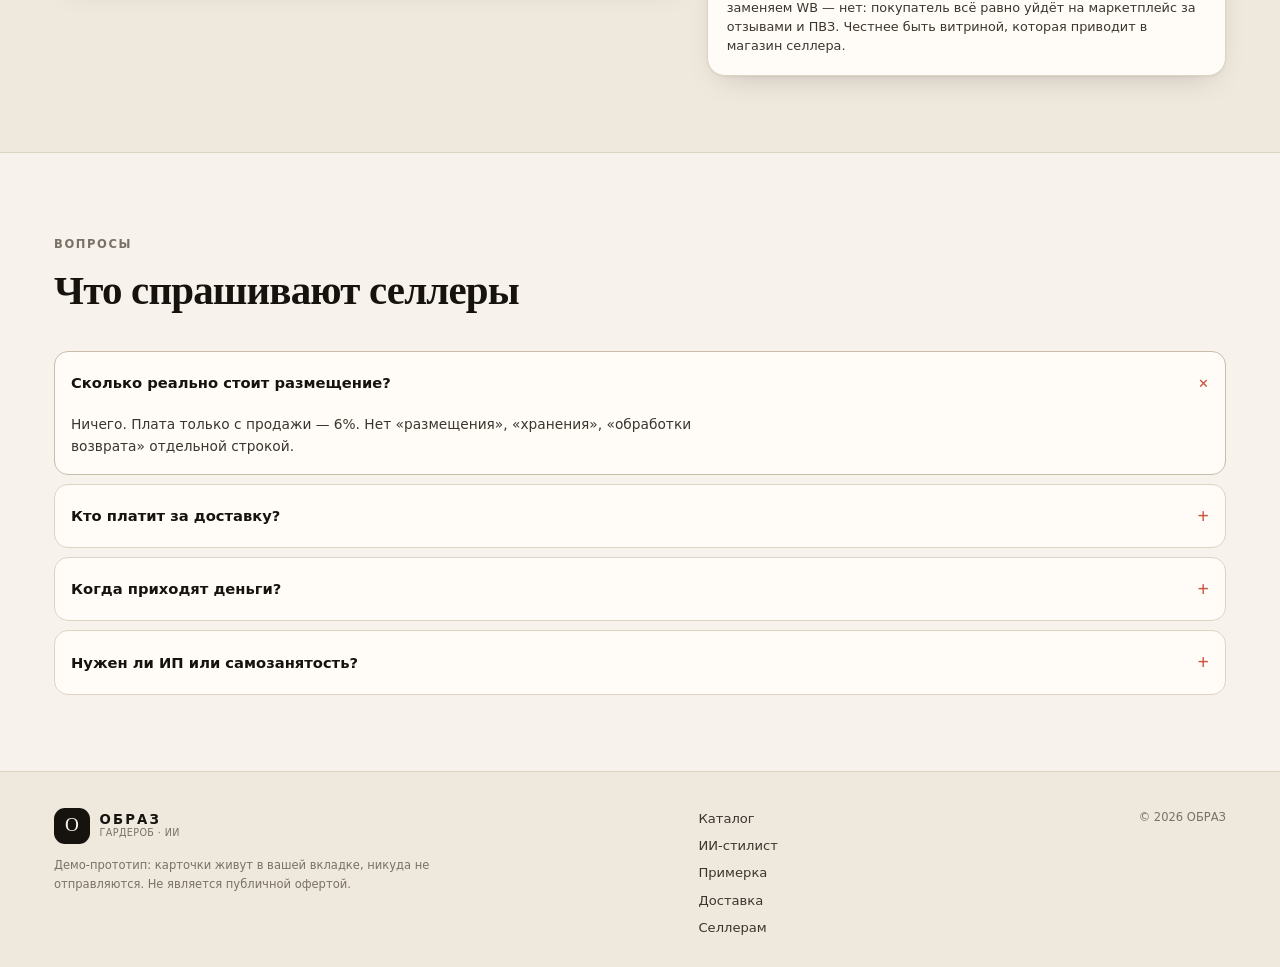
<file: site/sellers.html>
<!DOCTYPE html>
<html lang="ru">
<head>
<meta charset="utf-8">
<meta name="viewport" content="width=device-width, initial-scale=1">
<title>Селлерам: карточка товара и комиссия 6% — ОБРАЗ</title>
<meta name="description" content="Создайте карточку за две минуты: комиссия 6%, без склада и приёмки, доставка СДЭК, ПЭК, Яндекс, Ozon и Почта. Импорт каталога с WB и Ozon.">
<link rel="icon" href="assets/img/favicon.svg" type="image/svg+xml">
<link rel="stylesheet" href="assets/css/style.css">
<script>(function(){var m=new URLSearchParams(location.search).get('mode')||localStorage.getItem('obraz-mode')||'images';document.documentElement.dataset.mode=m==='icons'?'icons':'images';})();</script>
</head>
<body>

<header class="site-head">
  <div class="wrap head-inner">
    <a class="logo" href="index.html"><span class="logo-mark">О</span><span class="logo-text">ОБРАЗ<em>гардероб · ИИ</em></span></a>
    <nav class="nav">
      <a href="catalog.html">Каталог</a>
      <a href="stylist.html">ИИ-стилист</a>
      <a href="fitting.html">Примерка</a>
      <a href="delivery.html">Доставка</a>
      <a href="sellers.html">Селлерам</a>
    </nav>
    <a class="mode-switch" id="modeSwitch" href="?mode=icons"><span class="mode-dot"></span><span class="mode-label">Иконки</span></a>
    <a class="btn btn-accent btn-sm" href="#sellerForm">Опубликовать</a>
  </div>
</header>

<main>
<section class="page-hero">
  <div class="wrap">
    <p class="eyebrow"><span class="dot"></span> Селлерам</p>
    <h1>Комиссия 6% и никакого склада</h1>
    <p class="lead">Вы создаёте карточку, получаете заказ, печатаете накладную и сами относите посылку в ПВЗ. Мы не берём деньги за хранение, приёмку и «размещение».</p>
    <div class="page-hero-actions">
      <a class="btn btn-ink" href="#sellerForm">Создать карточку</a>
      <a class="btn btn-ghost" href="#economy">Сравнить с WB и Ozon</a>
    </div>
  </div>
</section>

<section class="section">
  <div class="wrap">
    <div class="seller-layout">
      <form class="seller-form" id="sellerForm">
        <p class="builder-label">Новая карточка</p>
        <div class="seller-row">
          <label class="field"><span>Название вещи</span>
            <input type="text" id="spName" placeholder="Пальто из шерсти" required>
          </label>
          <label class="field"><span>Бренд / имя магазина</span>
            <input type="text" id="spBrand" placeholder="Лён и лотос">
          </label>
        </div>
        <div class="seller-row">
          <label class="field"><span>Категория</span>
            <select id="spSlot">
              <option value="outer">Верхняя одежда</option>
              <option value="top">Верх</option>
              <option value="bottom">Низ</option>
              <option value="dress">Платье</option>
              <option value="shoes">Обувь</option>
              <option value="hat">Головной убор</option>
            </select>
          </label>
          <label class="field"><span>Город отправки</span>
            <select id="spCity">
              <option>Москва</option><option>Санкт-Петербург</option><option>Казань</option>
              <option>Екатеринбург</option><option>Новосибирск</option><option>Краснодар</option>
              <option>Владивосток</option>
            </select>
          </label>
        </div>
        <div class="seller-row">
          <label class="field"><span>Цена, ₽</span>
            <input type="number" id="spPrice" min="300" step="100" value="4900" required>
          </label>
          <label class="field"><span>Фото вещи</span>
            <input type="file" id="spPhoto" accept="image/*">
          </label>
        </div>

        <fieldset class="seller-services">
          <legend>Службы доставки</legend>
          <label><input type="checkbox" class="sp-service" value="cdek" checked> СДЭК</label>
          <label><input type="checkbox" class="sp-service" value="pek"> ПЭК</label>
          <label><input type="checkbox" class="sp-service" value="yandex" checked> Яндекс Доставка</label>
          <label><input type="checkbox" class="sp-service" value="ozon"> Ozon Доставка</label>
          <label><input type="checkbox" class="sp-service" value="post"> Почта России</label>
        </fieldset>

        <button class="btn btn-accent btn-block" type="submit">Опубликовать карточку</button>
        <p class="tiny">Фото остаётся в браузере. Если файл не выбран, подставится похожая вещь из демо-каталога.</p>
      </form>

      <aside class="seller-side">
        <div class="calc-card">
          <p class="builder-label">Что останется вам</p>
          <div class="calc" id="spCalc"></div>
        </div>
        <div class="seller-result" id="sellerResult" hidden></div>
        <div class="calc-card">
          <p class="builder-label">Ваши карточки</p>
          <div id="sellerPreview"></div>
        </div>
      </aside>
    </div>
  </div>
</section>

<section class="section section-alt" id="economy">
  <div class="wrap">
    <header class="sec-head">
      <p class="eyebrow">Экономика</p>
      <h2>Почему дешевле — и где мы не будем врать</h2>
    </header>

    <div class="cmp-layout">
      <div class="cmp-card">
        <p class="builder-label">Сравнение издержек</p>
        <table class="dtable cmp-table">
          <thead><tr><th></th><th>Wildberries</th><th>Ozon</th><th>ОБРАЗ</th></tr></thead>
          <tbody>
            <tr><td>Комиссия</td><td>19–25%</td><td>15–22%</td><td class="hl">6%</td></tr>
            <tr><td>Логистика</td><td>60–120 ₽ с продавца</td><td>50–150 ₽</td><td>платит покупатель</td></tr>
            <tr><td>Склад и хранение</td><td>платно</td><td>платно</td><td class="hl">нет</td></tr>
            <tr><td>Приёмка и персонал</td><td>на стороне селлера</td><td>на стороне селлера</td><td class="hl">нет</td></tr>
            <tr><td>Пальто за 6 900 ₽</td><td>≈ 7 900–8 600 ₽</td><td>≈ 7 600–8 300 ₽</td><td class="hl">6 900 ₽ + доставка</td></tr>
          </tbody>
        </table>
        <p class="tiny">Оценка по открытым тарифам на ноябрь 2026. Комиссии и логистика маркетплейсов зависят от категории, оборота и схемы работы.</p>
      </div>

      <div class="cmp-card">
        <p class="builder-label">Подключить каталог WB или Ozon</p>
        <ul class="verdict">
          <li class="yes"><b>Да:</b> импорт своих карточек через API продавца. У вас уже есть ключ — витрина наполняется автоматически, цены и остатки подтягиваются.</li>
          <li class="yes"><b>Да:</b> партнёрские ссылки «купить на WB» для вещей, которых у нас нет.</li>
          <li class="no"><b>Нет:</b> оформить заказ WB или Ozon внутри нашего сайта нельзя. Публичного checkout API у них нет — только витрина и переход.</li>
          <li class="no"><b>Нет:</b> «всегда дешевле WB» — не гарантия. Маркетплейс субсидирует логистику и добивает цену скидкой за оборот.</li>
          <li class="warn"><b>Осторожно:</b> синхронизация остатков идёт с задержкой — можно продать вещь, которой уже нет.</li>
        </ul>
        <p class="cmp-pos"><b>Наша позиция:</b> импорт карточек — делать. Изображать, что мы заменяем WB — нет: покупатель всё равно уйдёт на маркетплейс за отзывами и ПВЗ. Честнее быть витриной, которая приводит в магазин селлера.</p>
      </div>
    </div>
  </div>
</section>

<section class="section">
  <div class="wrap">
    <header class="sec-head"><p class="eyebrow">Вопросы</p><h2>Что спрашивают селлеры</h2></header>
    <div class="faq">
      <details open>
        <summary>Сколько реально стоит размещение?</summary>
        <p>Ничего. Плата только с продажи — 6%. Нет «размещения», «хранения», «обработки возврата» отдельной строкой.</p>
      </details>
      <details>
        <summary>Кто платит за доставку?</summary>
        <p>Покупатель. Вы платите только за то, что относите посылку в ПВЗ — обычно это пешая доступность или 100–200 ₽ курьеру.</p>
      </details>
      <details>
        <summary>Когда приходят деньги?</summary>
        <p>Через 3 дня после получения заказа. Возврат — за счёт обратной доставки, вещь возвращается вам.</p>
      </details>
      <details>
        <summary>Нужен ли ИП или самозанятость?</summary>
        <p>Да, для выплат. В демо этого шага нет, в продукте — проверка статуса и автоматические чеки.</p>
      </details>
    </div>
  </div>
</section>
</main>

<footer class="site-foot">
  <div class="wrap foot-inner">
    <div>
      <a class="logo" href="index.html"><span class="logo-mark">О</span><span class="logo-text">ОБРАЗ<em>гардероб · ИИ</em></span></a>
      <p class="foot-note">Демо-прототип: карточки живут в вашей вкладке, никуда не отправляются. Не является публичной офертой.</p>
    </div>
    <nav class="foot-nav">
      <a href="catalog.html">Каталог</a>
      <a href="stylist.html">ИИ-стилист</a>
      <a href="fitting.html">Примерка</a>
      <a href="delivery.html">Доставка</a>
      <a href="sellers.html">Селлерам</a>
    </nav>
    <p class="foot-copy">© 2026 ОБРАЗ</p>
  </div>
</footer>

<script src="assets/js/items.js"></script>
<script src="assets/js/data.js"></script>
<script src="assets/js/outfits.js"></script>
<script src="assets/js/ui.js"></script>
<script src="assets/js/seller.js"></script>
</body>
</html>
</file>
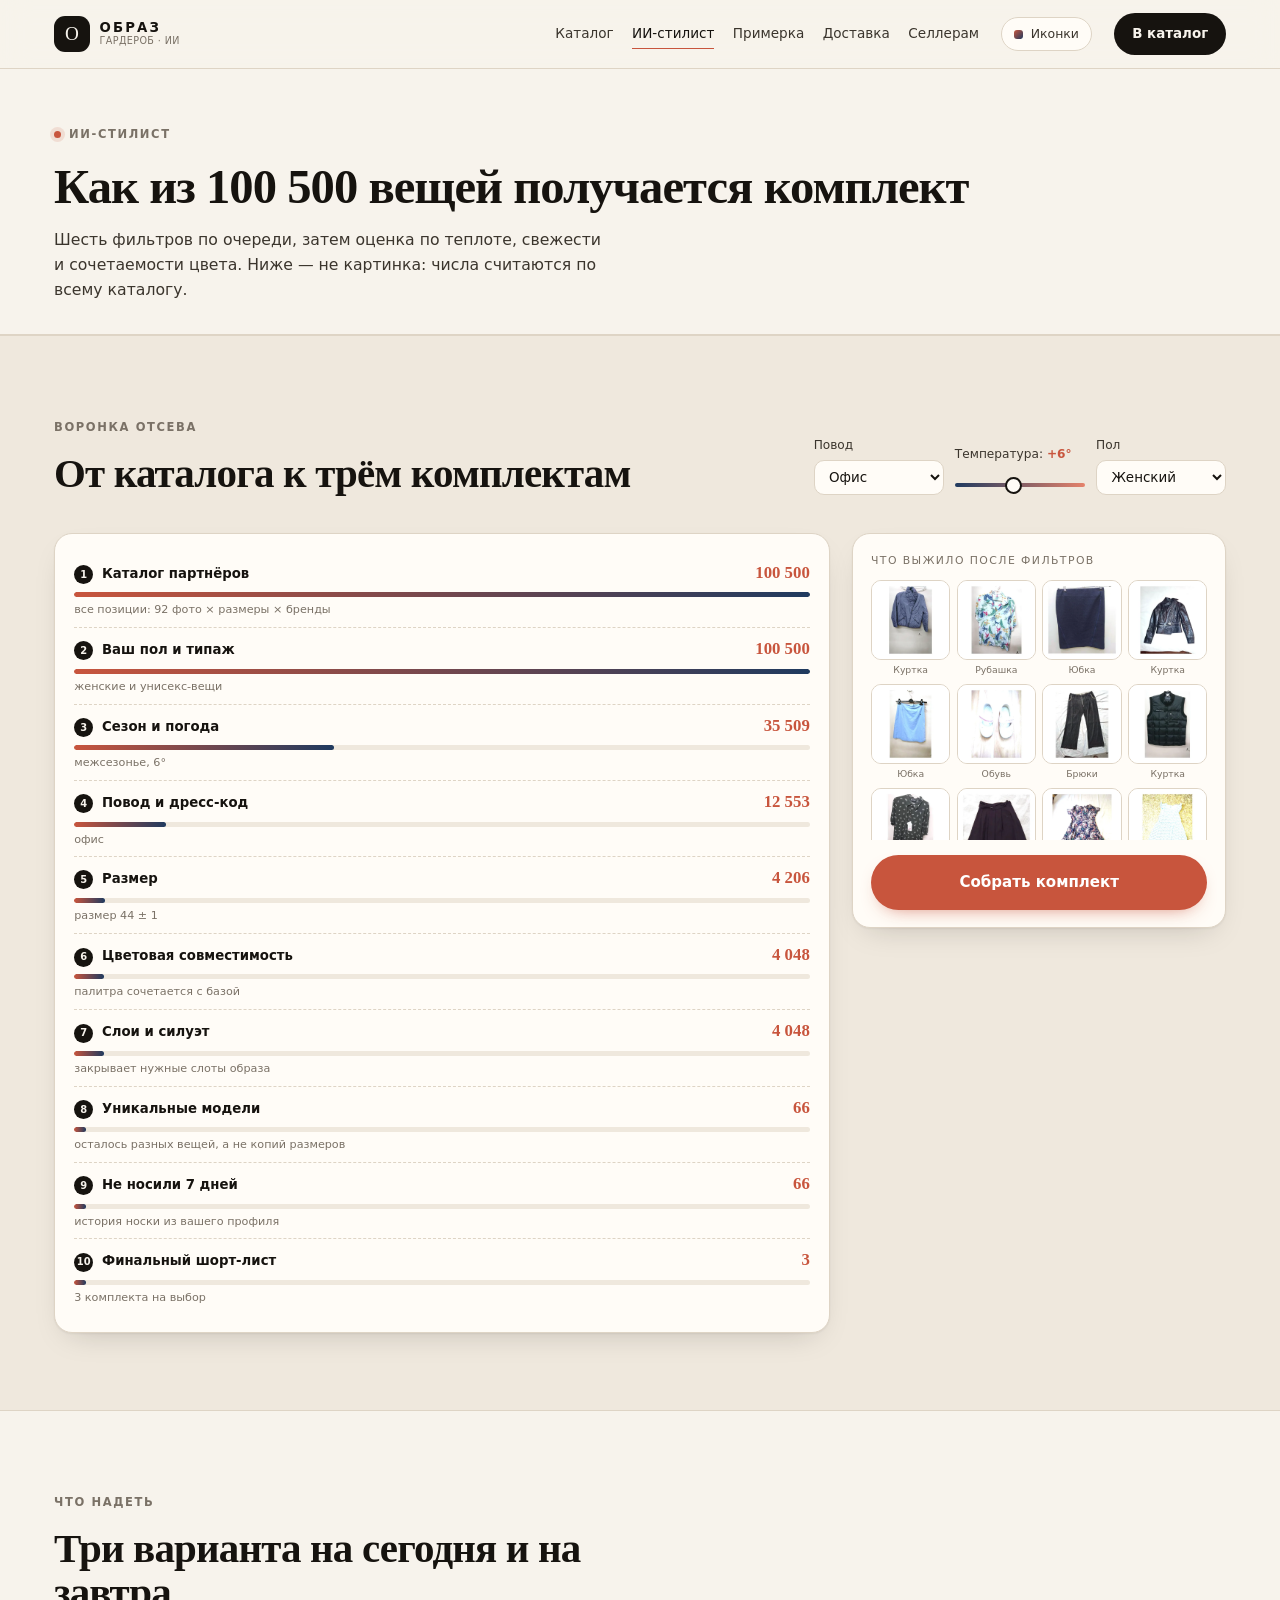
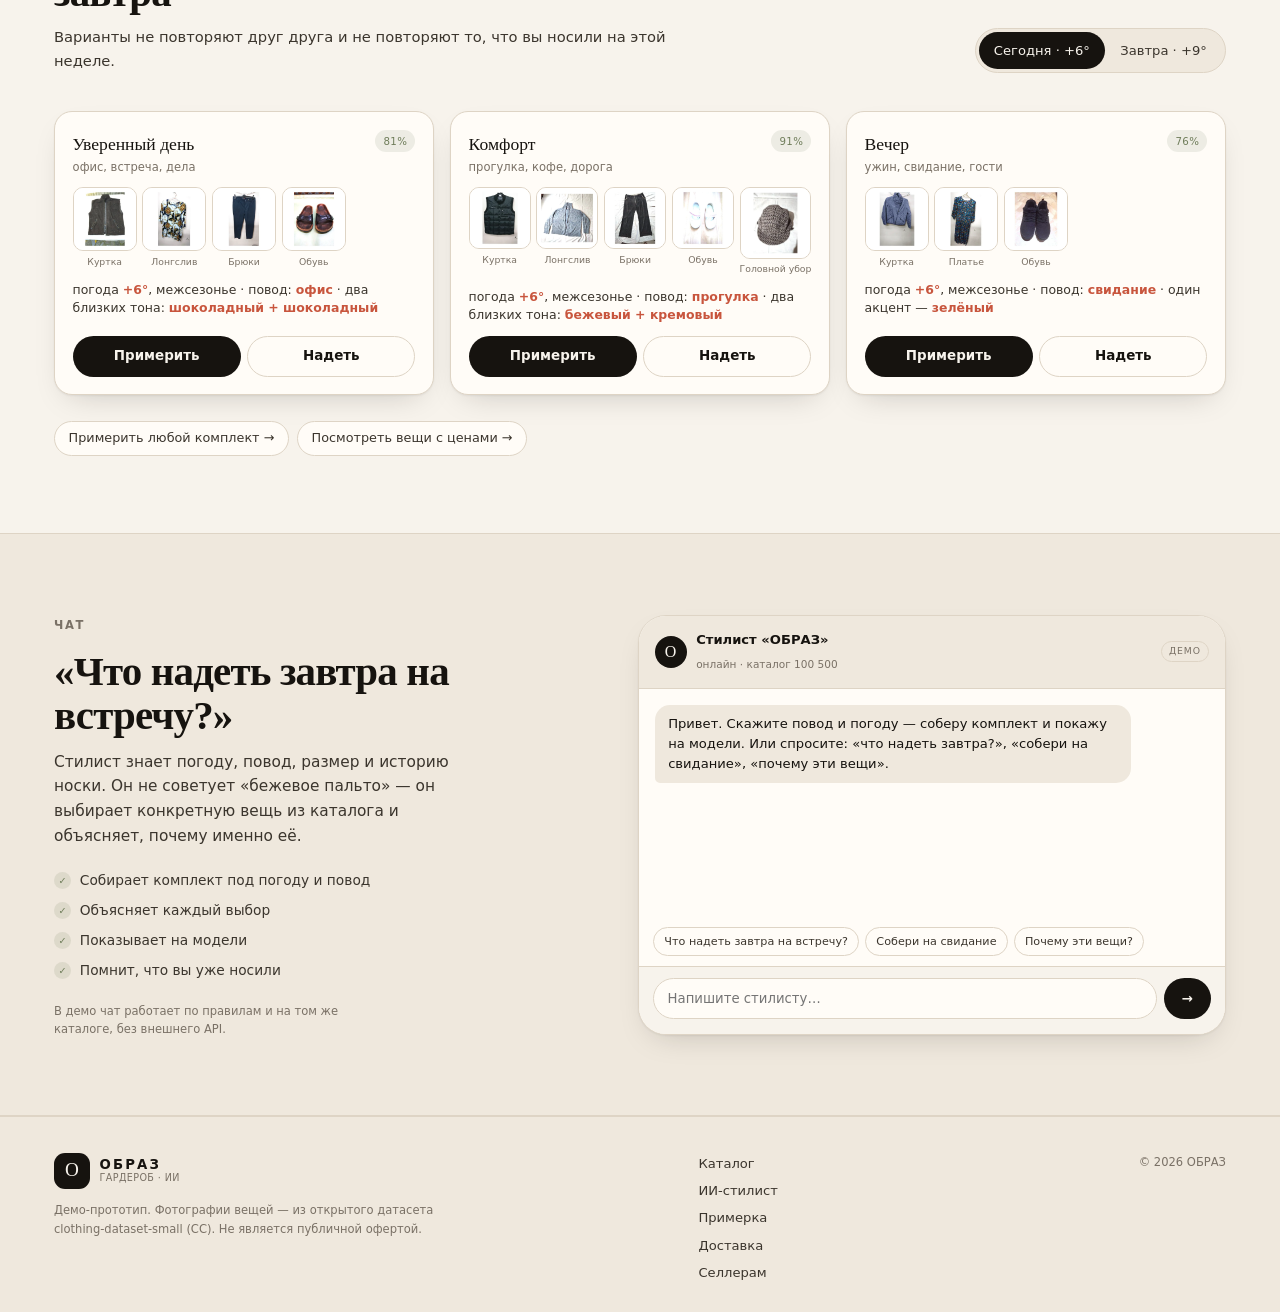
<file: site/stylist.html>
<!DOCTYPE html>
<html lang="ru">
<head>
<meta charset="utf-8">
<meta name="viewport" content="width=device-width, initial-scale=1">
<title>ИИ-стилист: как из 100 500 вещей собирается комплект — ОБРАЗ</title>
<meta name="description" content="Воронка отсева в реальных числах, три комплекта на сегодня и завтра, чат-стилист, который объясняет выбор.">
<link rel="icon" href="assets/img/favicon.svg" type="image/svg+xml">
<link rel="stylesheet" href="assets/css/style.css">
<script>(function(){var m=new URLSearchParams(location.search).get('mode')||localStorage.getItem('obraz-mode')||'images';document.documentElement.dataset.mode=m==='icons'?'icons':'images';})();</script>
</head>
<body>

<header class="site-head">
  <div class="wrap head-inner">
    <a class="logo" href="index.html"><span class="logo-mark">О</span><span class="logo-text">ОБРАЗ<em>гардероб · ИИ</em></span></a>
    <nav class="nav">
      <a href="catalog.html">Каталог</a>
      <a href="stylist.html">ИИ-стилист</a>
      <a href="fitting.html">Примерка</a>
      <a href="delivery.html">Доставка</a>
      <a href="sellers.html">Селлерам</a>
    </nav>
    <a class="mode-switch" id="modeSwitch" href="?mode=icons"><span class="mode-dot"></span><span class="mode-label">Иконки</span></a>
    <a class="btn btn-ink btn-sm" href="catalog.html">В каталог</a>
  </div>
</header>

<main>
<section class="page-hero">
  <div class="wrap">
    <p class="eyebrow"><span class="dot"></span> ИИ-стилист</p>
    <h1>Как из 100 500 вещей получается комплект</h1>
    <p class="lead">Шесть фильтров по очереди, затем оценка по теплоте, свежести и сочетаемости цвета. Ниже — не картинка: числа считаются по всему каталогу.</p>
  </div>
</section>

<section class="section section-alt">
  <div class="wrap">
    <header class="sec-head split">
      <div>
        <p class="eyebrow">Воронка отсева</p>
        <h2>От каталога к трём комплектам</h2>
      </div>
      <div class="pipe-controls">
        <label class="field compact"><span>Повод</span>
          <select id="pipeOcc">
            <option value="office">Офис</option>
            <option value="walk">Прогулка</option>
            <option value="date">Вечер</option>
            <option value="sport">Спорт</option>
          </select>
        </label>
        <label class="field compact"><span>Температура: <b id="pipeTempOut">+6°</b></span>
          <input type="range" id="pipeTemp" min="-15" max="32" value="6">
        </label>
        <label class="field compact"><span>Пол</span>
          <select id="pipeGender">
            <option value="w">Женский</option>
            <option value="m">Мужской</option>
          </select>
        </label>
      </div>
    </header>

    <div class="pipe-layout">
      <div class="funnel" id="funnel"></div>
      <aside class="pipe-side">
        <p class="builder-label">Что выжило после фильтров</p>
        <div class="pool" id="funnelPool"></div>
        <button class="btn btn-accent btn-block" type="button" id="pipeBuild">Собрать комплект</button>
        <div class="pipe-result" id="pipeResult" hidden></div>
      </aside>
    </div>
  </div>
</section>

<section class="section">
  <div class="wrap">
    <header class="sec-head split">
      <div>
        <p class="eyebrow">Что надеть</p>
        <h2>Три варианта на сегодня и на завтра</h2>
        <p class="sec-sub">Варианты не повторяют друг друга и не повторяют то, что вы носили на этой неделе.</p>
      </div>
      <div class="tabs" id="dayTabs">
        <button class="tab is-on" data-day="today" type="button">Сегодня · +6°</button>
        <button class="tab" data-day="tomorrow" type="button">Завтра · +9°</button>
      </div>
    </header>
    <div class="variants" id="todayGrid"></div>
    <div class="related"><a href="fitting.html">Примерить любой комплект →</a><a href="catalog.html">Посмотреть вещи с ценами →</a></div>
  </div>
</section>

<section class="section section-alt">
  <div class="wrap chat-grid">
    <div class="chat-copy">
      <p class="eyebrow">Чат</p>
      <h2>«Что надеть завтра на встречу?»</h2>
      <p class="lead-sm">Стилист знает погоду, повод, размер и историю носки. Он не советует «бежевое пальто» — он выбирает конкретную вещь из каталога и объясняет, почему именно её.</p>
      <ul class="checks">
        <li>Собирает комплект под погоду и повод</li>
        <li>Объясняет каждый выбор</li>
        <li>Показывает на модели</li>
        <li>Помнит, что вы уже носили</li>
      </ul>
      <p class="note-small">В демо чат работает по правилам и на том же каталоге, без внешнего API.</p>
    </div>
    <div class="chat">
      <div class="chat-head">
        <span class="avatar">О</span>
        <div><b>Стилист «ОБРАЗ»</b><small>онлайн · каталог 100 500</small></div>
        <span class="badge-demo">демо</span>
      </div>
      <div class="chat-body" id="chatBody">
        <div class="msg bot">Привет. Скажите повод и погоду — соберу комплект и покажу на модели. Или спросите: «что надеть завтра?», «собери на свидание», «почему эти вещи».</div>
      </div>
      <div class="chat-suggest" id="chatSuggest">
        <button type="button">Что надеть завтра на встречу?</button>
        <button type="button">Собери на свидание</button>
        <button type="button">Почему эти вещи?</button>
      </div>
      <form class="chat-form" id="chatForm" autocomplete="off">
        <input id="chatInput" placeholder="Напишите стилисту…" aria-label="Сообщение стилисту">
        <button class="btn btn-ink btn-sm" type="submit">→</button>
      </form>
    </div>
  </div>
</section>
</main>

<footer class="site-foot">
  <div class="wrap foot-inner">
    <div>
      <a class="logo" href="index.html"><span class="logo-mark">О</span><span class="logo-text">ОБРАЗ<em>гардероб · ИИ</em></span></a>
      <p class="foot-note">Демо-прототип. Фотографии вещей — из открытого датасета clothing-dataset-small (CC). Не является публичной офертой.</p>
    </div>
    <nav class="foot-nav">
      <a href="catalog.html">Каталог</a>
      <a href="stylist.html">ИИ-стилист</a>
      <a href="fitting.html">Примерка</a>
      <a href="delivery.html">Доставка</a>
      <a href="sellers.html">Селлерам</a>
    </nav>
    <p class="foot-copy">© 2026 ОБРАЗ</p>
  </div>
</footer>

<script src="assets/js/items.js"></script>
<script src="assets/js/data.js"></script>
<script src="assets/js/outfits.js"></script>
<script src="assets/js/ui.js"></script>
<script src="assets/js/stylist.js"></script>
</body>
</html>
</file>
<file: site/assets/css/style.css>
/* ─────────────────────────────────────────────────────────────
   ОБРАЗ — цифровой гардероб и ИИ-стилист
   ───────────────────────────────────────────────────────────── */

:root{
  --cream:#F7F3EC;
  --cream-2:#EFE8DD;
  --paper:#FFFCF7;
  --ink:#16130F;
  --ink-2:#3B352D;
  --muted:#7A7166;
  --line:#DED4C5;
  --accent:#C8553D;
  --accent-2:#E5826B;
  --deep:#1F3A5F;
  --sage:#6F7D5A;
  --radius:18px;
  --radius-lg:28px;
  --shadow:0 1px 2px rgba(22,19,15,.05), 0 12px 32px -16px rgba(22,19,15,.25);
  --serif:"Iowan Old Style","Palatino Linotype",Palatino,Georgia,"Times New Roman",serif;
  --sans:"Inter","Segoe UI",system-ui,-apple-system,"Helvetica Neue",Arial,sans-serif;
  --max:1220px;
}

*,*::before,*::after{box-sizing:border-box}
html{scroll-behavior:smooth;scroll-padding-top:84px}

body{
  margin:0;background:var(--cream);color:var(--ink);
  font-family:var(--sans);font-size:16px;line-height:1.6;
  -webkit-font-smoothing:antialiased;overflow-x:hidden;
}

img,svg{display:block;max-width:100%}
[hidden]{display:none!important}
.sprite{position:absolute;width:0;height:0;overflow:hidden}
a{color:inherit}
button{font:inherit}
h1,h2,h3,h4{font-family:var(--serif);font-weight:600;letter-spacing:-.02em;line-height:1.08;margin:0}
h1{font-size:clamp(2.3rem,5vw,4.1rem)}
h2{font-size:clamp(1.75rem,3.2vw,2.75rem)}
h3{font-size:1.15rem;line-height:1.25}
p{margin:0}
.wrap{width:100%;max-width:var(--max);margin:0 auto;padding:0 24px}

/* ── кнопки ── */
.btn{
  display:inline-flex;align-items:center;justify-content:center;gap:.5rem;
  border:1px solid transparent;border-radius:999px;padding:.9rem 1.5rem;
  font-size:.94rem;font-weight:600;text-decoration:none;cursor:pointer;white-space:nowrap;
  transition:transform .16s ease, background .16s ease, color .16s ease, border-color .16s ease, box-shadow .16s ease;
}
.btn:active{transform:translateY(1px)}
.btn-ink{background:var(--ink);color:var(--cream)}
.btn-ink:hover{background:#000}
.btn-accent{background:var(--accent);color:#fff;box-shadow:0 8px 20px -12px rgba(200,85,61,.9)}
.btn-accent:hover{background:#b14630}
.btn-ghost{background:transparent;color:var(--ink);border-color:var(--line)}
.btn-ghost:hover{border-color:var(--ink);background:rgba(22,19,15,.03)}
.btn-sm{padding:.55rem 1.05rem;font-size:.84rem}
.btn-block{width:100%}

/* ── шапка ── */
.site-head{
  position:sticky;top:0;z-index:60;background:rgba(247,243,236,.9);
  backdrop-filter:blur(14px);border-bottom:1px solid var(--line);
}
.head-inner{display:flex;align-items:center;gap:1.4rem;min-height:68px}
.logo{display:flex;align-items:center;gap:.6rem;text-decoration:none;flex-shrink:0}
.logo-mark{display:grid;place-items:center;width:36px;height:36px;border-radius:11px;background:var(--ink);color:var(--cream);font-family:var(--serif);font-size:1.2rem}
.logo-text{display:flex;flex-direction:column;font-weight:700;letter-spacing:.16em;font-size:.83rem;line-height:1.1}
.logo-text em{font-style:normal;font-weight:400;letter-spacing:.04em;font-size:.6rem;color:var(--muted);text-transform:uppercase}
.nav{display:flex;gap:1.15rem;margin-left:auto}
.nav a{text-decoration:none;font-size:.85rem;color:var(--ink-2);padding:.25rem 0;border-bottom:1px solid transparent;transition:.16s}
.nav a:hover{color:var(--ink);border-bottom-color:var(--ink)}
.mode-switch{
  display:inline-flex;align-items:center;gap:.45rem;text-decoration:none;
  font-size:.78rem;color:var(--ink-2);border:1px solid var(--line);border-radius:999px;
  padding:.38rem .75rem;background:var(--paper);transition:.16s;
}
.mode-switch:hover{border-color:var(--ink);color:var(--ink)}
.mode-dot{width:9px;height:9px;border-radius:3px;background:linear-gradient(135deg,var(--accent),var(--deep))}

/* ── hero ── */
.hero{padding:clamp(2.2rem,5vw,4rem) 0 2rem;position:relative}
.hero::before{
  content:"";position:absolute;inset:-10% -5% auto;height:70%;pointer-events:none;
  background:radial-gradient(60% 60% at 78% 20%, rgba(200,85,61,.10), transparent 70%);
}
.hero-grid{position:relative;display:grid;grid-template-columns:1.02fr .98fr;gap:clamp(2rem,4.5vw,3.5rem);align-items:center}
.eyebrow{display:inline-flex;align-items:center;gap:.5rem;font-size:.72rem;font-weight:600;letter-spacing:.14em;text-transform:uppercase;color:var(--muted);margin-bottom:.9rem}
.eyebrow .dot{width:7px;height:7px;border-radius:50%;background:var(--accent);box-shadow:0 0 0 4px rgba(200,85,61,.14)}
.accent{color:var(--accent)}
.hero h1{margin-bottom:1.1rem}
.lead{font-size:clamp(.98rem,1.2vw,1.08rem);color:var(--ink-2);max-width:36ch}
.hero-actions{display:flex;flex-wrap:wrap;gap:.7rem;margin:1.7rem 0 1.2rem}
.hero-notes{display:flex;flex-wrap:wrap;gap:1.2rem;list-style:none;margin:0;padding:0;font-size:.8rem;color:var(--muted)}
.hero-notes li{display:flex;align-items:center;gap:.4rem}
.hero-notes li::before{content:"";width:5px;height:5px;border-radius:50%;background:var(--sage)}

.hero-card{background:var(--paper);border:1px solid var(--line);border-radius:var(--radius-lg);padding:1.3rem;box-shadow:var(--shadow)}
.hc-top{display:flex;justify-content:space-between;align-items:flex-start;gap:1rem;padding-bottom:.9rem;border-bottom:1px dashed var(--line)}
.hc-day{font-size:.68rem;letter-spacing:.12em;text-transform:uppercase;color:var(--muted)}
.hc-date{font-family:var(--serif);font-size:1.3rem}
.hc-weather{display:flex;flex-direction:column;align-items:flex-end;background:var(--cream-2);border-radius:14px;padding:.35rem .8rem}
.hc-weather b{font-size:1.05rem;line-height:1.1}
.hc-weather small{font-size:.65rem;color:var(--muted)}

.hc-look{display:grid;grid-template-columns:repeat(4,1fr);gap:.5rem;padding:.9rem 0}
.hc-item{margin:0;text-align:center}
.hc-item img{width:100%;aspect-ratio:1;object-fit:contain;background:#fff;border-radius:12px;padding:6px}
.hc-item .ico{width:100%;aspect-ratio:1;background:var(--cream-2);border-radius:12px;padding:22%;fill:none;stroke-width:1.3;stroke-linecap:round;stroke-linejoin:round}
.hc-item figcaption{font-size:.6rem;color:var(--muted);margin-top:.25rem;white-space:nowrap;overflow:hidden;text-overflow:ellipsis}
.hc-why{font-size:.78rem;color:var(--ink-2);background:var(--cream);border-radius:12px;padding:.65rem .8rem;line-height:1.45}
.hc-why b{color:var(--accent)}
.hc-actions{display:flex;gap:.45rem;margin-top:.8rem}
.hc-actions .btn{flex:1}

.stats{display:grid;grid-template-columns:repeat(4,1fr);gap:1px;margin-top:clamp(2rem,4vw,3.2rem);border:1px solid var(--line);border-radius:var(--radius);overflow:hidden;background:var(--line)}
.stats>div{background:var(--cream);padding:1rem 1.2rem;display:flex;flex-direction:column;gap:.1rem}
.stats b{font-family:var(--serif);font-size:1.45rem}
.stats span{font-size:.75rem;color:var(--muted);line-height:1.3}

/* ── секции ── */
.section{padding:clamp(3rem,6vw,5rem) 0}
.section-alt{background:var(--cream-2);border-block:1px solid var(--line)}
.sec-head{margin-bottom:clamp(1.6rem,3vw,2.4rem);max-width:66ch}
.sec-head.split{display:flex;justify-content:space-between;align-items:flex-end;gap:2rem;max-width:none;flex-wrap:wrap}
.sec-head.split>div{max-width:62ch}
.sec-sub{margin-top:.7rem;color:var(--ink-2);font-size:.92rem}
.sec-actions{display:flex;gap:.5rem;flex-wrap:wrap}

.steps{display:grid;grid-template-columns:repeat(3,1fr);gap:1rem}
.step{background:var(--paper);border:1px solid var(--line);border-radius:var(--radius);padding:1.4rem}
.step-num{font-family:var(--serif);font-size:.85rem;color:var(--accent);letter-spacing:.1em}
.step h3{margin:.5rem 0 .5rem;font-size:1.2rem}
.step p{font-size:.88rem;color:var(--ink-2)}

/* ── воронка ── */
.pipe-controls{display:flex;gap:.7rem;flex-wrap:wrap;align-items:flex-end}
.field{display:block;margin-bottom:.8rem}
.field>span{display:block;font-size:.76rem;color:var(--ink-2);margin-bottom:.3rem}
.field>span b{color:var(--accent)}
.field select,.field input[type=text],.field input[type=file]{
  width:100%;border:1px solid var(--line);border-radius:10px;background:var(--paper);
  padding:.5rem .65rem;font:inherit;font-size:.84rem;color:var(--ink);outline:none;
}
.field select:focus,.field input:focus{border-color:var(--accent);box-shadow:0 0 0 3px rgba(200,85,61,.12)}
.field.compact{margin:0;min-width:130px}
input[type=range]{width:100%;-webkit-appearance:none;appearance:none;height:4px;border-radius:99px;background:linear-gradient(90deg,var(--deep),var(--accent-2));outline:none;margin:.5rem 0 .1rem}
input[type=range]::-webkit-slider-thumb{-webkit-appearance:none;width:17px;height:17px;border-radius:50%;background:var(--paper);border:2px solid var(--ink);cursor:pointer}

.pipe-layout{display:grid;grid-template-columns:1.35fr .65fr;gap:1.4rem;align-items:start}
.funnel{background:var(--paper);border:1px solid var(--line);border-radius:var(--radius);padding:1.1rem 1.2rem;box-shadow:var(--shadow)}
.fstep{padding:.5rem 0;border-bottom:1px dashed var(--line);animation:fade .4s ease both;animation-delay:calc(var(--i) * 45ms)}
.fstep:last-child{border:0}
@keyframes fade{from{opacity:0;transform:translateY(6px)}to{opacity:1;transform:none}}
.fstep-head{display:flex;align-items:baseline;gap:.55rem}
.fstep-n{width:19px;height:19px;flex-shrink:0;border-radius:50%;background:var(--ink);color:var(--cream);display:grid;place-items:center;font-size:.62rem;font-weight:700}
.fstep-label{font-size:.83rem;font-weight:600}
.fstep-count{margin-left:auto;font-family:var(--serif);font-size:1.05rem;font-weight:600;color:var(--accent);white-space:nowrap}
.fbar{height:5px;border-radius:99px;background:var(--cream-2);margin:.35rem 0 .25rem;overflow:hidden}
.fbar>span{display:block;height:100%;border-radius:99px;background:linear-gradient(90deg,var(--accent),var(--deep));transition:width .6s cubic-bezier(.2,.7,.2,1)}
.fstep-note{font-size:.7rem;color:var(--muted)}

.pipe-side{background:var(--paper);border:1px solid var(--line);border-radius:var(--radius);padding:1.1rem;box-shadow:var(--shadow)}
.builder-label{font-size:.68rem;letter-spacing:.13em;text-transform:uppercase;color:var(--muted);margin-bottom:.7rem}
.pool{display:grid;grid-template-columns:repeat(4,1fr);gap:.4rem;margin-bottom:.9rem;max-height:260px;overflow-y:auto}
.pipe-result{margin-top:1rem;padding-top:.9rem;border-top:1px dashed var(--line)}

/* ── миниатюры вещей ── */
.thumb{margin:0;text-align:center}
.thumb-img{aspect-ratio:1;border-radius:10px;background:#fff;display:grid;place-items:center;overflow:hidden;border:1px solid var(--line)}
.thumb-img img{width:100%;height:100%;object-fit:contain}
.thumb .ico{width:72%;height:72%;fill:none;stroke-width:1.25;stroke-linejoin:round;stroke-linecap:round}
html[data-mode="icons"] .thumb-img{background:var(--cream-2);border-color:transparent}
.thumb figcaption{font-size:.58rem;color:var(--muted);margin-top:.2rem;white-space:nowrap;overflow:hidden;text-overflow:ellipsis}

/* ── сегодня / завтра ── */
.tabs{display:inline-flex;background:var(--cream-2);border:1px solid var(--line);border-radius:999px;padding:3px}
.tab{border:0;background:none;border-radius:999px;padding:.5rem .95rem;font-size:.82rem;cursor:pointer;color:var(--ink-2);transition:.16s}
.tab.is-on{background:var(--ink);color:var(--cream)}

.variants{display:grid;grid-template-columns:repeat(3,1fr);gap:1rem}
.variant{background:var(--paper);border:1px solid var(--line);border-radius:var(--radius);padding:1.1rem;display:flex;flex-direction:column;gap:.7rem;box-shadow:var(--shadow)}
.variant-head{display:flex;justify-content:space-between;gap:.6rem;align-items:flex-start}
.variant-mood{font-family:var(--serif);font-size:1.1rem}
.variant-tag{font-size:.72rem;color:var(--muted)}
.variant-fit{font-size:.64rem;letter-spacing:.04em;text-transform:uppercase;color:var(--sage);background:rgba(111,125,90,.12);padding:3px 8px;border-radius:999px;white-space:nowrap}
.variant-look{display:grid;grid-template-columns:repeat(5,1fr);gap:.35rem}
.variant-why{font-size:.78rem;color:var(--ink-2);line-height:1.45;flex:1}
.variant-why b{color:var(--accent)}
.variant-actions{display:flex;gap:.4rem}
.variant-actions .btn{flex:1}

/* ── каталог ── */
.wb-tools{display:flex;flex-wrap:wrap;gap:.7rem;margin-bottom:1rem;align-items:center}
.search{display:flex;align-items:center;gap:.5rem;flex:1 1 240px;background:var(--paper);border:1px solid var(--line);border-radius:999px;padding:.45rem .95rem}
.search svg{width:17px;height:17px;fill:none;stroke:var(--muted);stroke-width:1.8;stroke-linecap:round;flex-shrink:0}
.search input{border:0;background:none;outline:none;width:100%;font:inherit;font-size:.86rem}
.chips{display:flex;gap:.35rem;flex-wrap:wrap}
.chip{border:1px solid var(--line);background:transparent;color:var(--ink-2);border-radius:999px;padding:.36rem .75rem;font-size:.76rem;cursor:pointer;transition:.16s}
.chip:hover{border-color:var(--ink-2)}
.chip.is-on{background:var(--ink);color:var(--cream);border-color:var(--ink)}

.wb-grid{display:grid;grid-template-columns:repeat(auto-fill,minmax(138px,1fr));gap:.6rem}
.wb-card{background:var(--paper);border:1px solid var(--line);border-radius:14px;padding:.5rem;text-align:center;position:relative;transition:transform .16s ease, box-shadow .16s ease}
.wb-card:hover{transform:translateY(-3px);box-shadow:var(--shadow)}
.wb-img{aspect-ratio:1;border-radius:10px;background:#fff;overflow:hidden;display:grid;place-items:center;margin-bottom:.35rem}
.wb-img img{width:100%;height:100%;object-fit:contain}
.wb-img .ico{width:68%;height:68%;fill:none;stroke-width:1.2;stroke-linejoin:round;stroke-linecap:round}
html[data-mode="icons"] .wb-img{background:var(--cream-2)}
.wb-card b{display:block;font-size:.73rem;line-height:1.2}
.wb-card small{display:block;font-size:.63rem;color:var(--muted)}
.dot-color{position:absolute;top:8px;right:8px;width:9px;height:9px;border-radius:50%;box-shadow:0 0 0 2px var(--paper)}
.wb-empty{color:var(--muted);font-size:.88rem;padding:1rem 0}

/* ── примерка ── */
.fit-layout{display:grid;grid-template-columns:270px 1fr 300px;gap:1.2rem;align-items:start}
.fit-side{display:flex;flex-direction:column;gap:.8rem}
.model-list{display:grid;gap:.5rem}
.model-card{display:flex;gap:.6rem;align-items:center;text-align:left;background:var(--paper);border:1px solid var(--line);border-radius:14px;padding:.45rem .6rem;cursor:pointer;transition:.16s;width:100%}
.model-card:hover{border-color:#C9BCA8}
.model-card.is-on{border-color:var(--accent);box-shadow:0 0 0 3px rgba(200,85,61,.1)}
.model-mini{width:44px;height:88px;flex-shrink:0;overflow:hidden;border-radius:8px;background:linear-gradient(160deg,#F3EDE3,#E7DECD);display:grid;place-items:center}
.model-mini .model-svg{width:100%;height:100%}
.model-meta b{display:block;font-size:.85rem}
.model-meta small{font-size:.68rem;color:var(--muted);line-height:1.25;display:block}
.fit-card{background:var(--paper);border:1px solid var(--line);border-radius:var(--radius);padding:1rem}

.stage-wrap{display:flex;flex-direction:column;gap:.7rem;align-items:center}
.stage{position:relative;width:100%;max-width:360px;aspect-ratio:300/600;background:linear-gradient(170deg,#FFFDF9,#EFE6D8);border:1px solid var(--line);border-radius:var(--radius-lg);overflow:hidden;box-shadow:var(--shadow)}
.stage-art{position:absolute;inset:0;display:grid;place-items:center}
.stage-art .model-svg{width:100%;height:100%}
.stage-badge{position:absolute;left:12px;bottom:12px;background:rgba(22,19,15,.75);color:#fff;font-size:.66rem;padding:4px 9px;border-radius:999px;backdrop-filter:blur(6px)}
.stage.pulse{animation:pulse .7s ease}
@keyframes pulse{0%{box-shadow:0 0 0 0 rgba(200,85,61,.4)}70%{box-shadow:0 0 0 14px rgba(200,85,61,0)}100%{box-shadow:var(--shadow)}}
.stage-items{display:flex;flex-wrap:wrap;gap:.35rem;justify-content:center;max-width:420px}
.stage-item{display:inline-flex;align-items:center;gap:.35rem;font-size:.68rem;color:var(--ink-2);background:var(--paper);border:1px solid var(--line);border-radius:999px;padding:3px 9px}
.stage-item i{width:9px;height:9px;border-radius:50%;display:inline-block}

.upload{background:var(--paper);border:1px solid var(--line);border-radius:var(--radius);padding:1rem}
.upload-box{border:1.5px dashed var(--line);border-radius:14px;min-height:280px;display:grid;place-items:center;padding:.6rem;transition:.16s;background:var(--cream)}
.upload-box.is-drag{border-color:var(--accent);background:rgba(200,85,61,.05)}
.upload-empty{text-align:center;display:grid;gap:.4rem;justify-items:center}
.upload-empty b{font-size:.86rem}
.upload-empty span{font-size:.72rem;color:var(--muted);max-width:22ch}
.upload-stage{position:relative;width:100%;display:grid;place-items:center}
.upload-stage img{max-height:420px;max-width:100%;border-radius:10px;display:block}
.user-layers{position:absolute;inset:0;display:grid;place-items:center;pointer-events:none;mix-blend-mode:multiply}
.user-layers svg{height:100%;width:100%;max-height:420px}
.upload-controls{margin-top:.7rem;display:grid;gap:.4rem}
.tiny{font-size:.68rem;color:var(--muted);line-height:1.4;margin-top:.3rem}

/* ── чат ── */
.chat-grid{display:grid;grid-template-columns:.95fr 1.05fr;gap:clamp(2rem,4vw,3.5rem);align-items:center}
.lead-sm{color:var(--ink-2);font-size:.96rem;max-width:44ch;margin-top:.8rem}
.checks{list-style:none;margin:1.3rem 0;padding:0;display:grid;gap:.5rem}
.checks li{font-size:.86rem;color:var(--ink-2);display:flex;gap:.55rem}
.checks li::before{content:"✓";color:var(--sage);font-weight:700;flex-shrink:0;width:17px;height:17px;border-radius:50%;background:rgba(111,125,90,.14);display:grid;place-items:center;font-size:.6rem;margin-top:.2rem}
.note-small{font-size:.72rem;color:var(--muted);max-width:42ch}

.chat{background:var(--paper);border:1px solid var(--line);border-radius:var(--radius-lg);box-shadow:var(--shadow);overflow:hidden;display:flex;flex-direction:column;min-height:420px}
.chat-head{display:flex;align-items:center;gap:.6rem;padding:.8rem 1rem;border-bottom:1px solid var(--line);background:var(--cream-2)}
.avatar{width:32px;height:32px;border-radius:50%;background:var(--ink);color:var(--cream);display:grid;place-items:center;font-family:var(--serif)}
.chat-head b{display:block;font-size:.82rem}
.chat-head small{font-size:.66rem;color:var(--muted)}
.badge-demo{margin-left:auto;font-size:.58rem;letter-spacing:.1em;text-transform:uppercase;color:var(--muted);border:1px solid var(--line);padding:2px 7px;border-radius:999px}
.chat-body{padding:1rem;display:flex;flex-direction:column;gap:.55rem;flex:1;overflow-y:auto;max-height:320px}
.msg{max-width:86%;padding:.6rem .85rem;border-radius:15px;font-size:.82rem;line-height:1.5;animation:fade .25s ease both}
.msg.bot{background:var(--cream-2);border-bottom-left-radius:5px}
.msg.user{background:var(--ink);color:var(--cream);margin-left:auto;border-bottom-right-radius:5px}
.msg b{color:var(--accent)}
.msg.user b{color:#F3B6A6}
.chat-why{color:var(--muted);font-size:.75rem}
.chat-suggest{display:flex;gap:.35rem;padding:0 .9rem .6rem;flex-wrap:wrap}
.chat-suggest button{border:1px solid var(--line);background:transparent;border-radius:999px;padding:.3rem .65rem;font-size:.7rem;color:var(--ink-2);cursor:pointer;transition:.15s}
.chat-suggest button:hover{border-color:var(--ink);background:var(--cream)}
.chat-form{display:flex;gap:.45rem;padding:.7rem .9rem .9rem;border-top:1px solid var(--line);background:var(--cream)}
.chat-form input{flex:1;border:1px solid var(--line);border-radius:999px;padding:.5rem .85rem;font:inherit;font-size:.83rem;background:var(--paper);outline:none}
.chat-form input:focus{border-color:var(--accent)}

/* ── тарифы ── */
.plans{display:grid;grid-template-columns:repeat(3,1fr);gap:1rem;align-items:stretch}
.plan{background:var(--paper);border:1px solid var(--line);border-radius:var(--radius-lg);padding:1.5rem;display:flex;flex-direction:column;gap:.25rem;position:relative}
.plan-hot{background:var(--ink);color:var(--cream);border-color:var(--ink);transform:translateY(-6px);box-shadow:0 24px 50px -30px rgba(22,19,15,.7)}
.plan-hot h3,.plan-hot .plan-price{color:var(--cream)}
.plan-hot .plan-price span,.plan-hot .plan-for{color:#B8AFA2}
.plan-hot ul li{color:#DCD4C7;border-color:rgba(255,255,255,.12)}
.plan-flag{position:absolute;top:-11px;left:1.5rem;background:var(--accent);color:#fff;font-size:.58rem;letter-spacing:.1em;text-transform:uppercase;padding:3px 10px;border-radius:999px}
.plan h3{font-size:1rem}
.plan-price{font-family:var(--serif);font-size:2.1rem;line-height:1.1;margin:.5rem 0 0}
.plan-price span{font-family:var(--sans);font-size:.72rem;font-weight:400;color:var(--muted);margin-left:.2rem}
.plan-for{font-size:.76rem;color:var(--muted);margin-bottom:.9rem}
.plan ul{list-style:none;margin:0 0 1.2rem;padding:0;display:grid;gap:.45rem;flex:1}
.plan ul li{font-size:.81rem;color:var(--ink-2);padding-bottom:.45rem;border-bottom:1px dotted var(--line);display:flex;gap:.45rem}
.plan ul li::before{content:"·";color:var(--accent);font-weight:700}

/* ── faq ── */
.faq-wrap{max-width:920px}
.faq{display:grid;gap:.55rem}
.faq details{background:var(--paper);border:1px solid var(--line);border-radius:14px;padding:.05rem 1rem;transition:.2s}
.faq details[open]{border-color:#C9BCA8}
.faq summary{cursor:pointer;list-style:none;padding:.9rem 0;font-weight:600;font-size:.92rem;display:flex;justify-content:space-between;gap:1rem;align-items:center}
.faq summary::-webkit-details-marker{display:none}
.faq summary::after{content:"+";font-family:var(--serif);font-size:1.25rem;color:var(--accent);transition:transform .2s}
.faq details[open] summary::after{transform:rotate(45deg)}
.faq details p{padding:0 0 1rem;font-size:.86rem;color:var(--ink-2);max-width:74ch}

/* ── cta / подвал ── */
.cta-final{background:var(--ink);color:var(--cream);text-align:center;padding:clamp(3rem,6vw,5rem) 0;position:relative;overflow:hidden}
.cta-final::before{content:"";position:absolute;inset:auto -20% -60% 40%;height:120%;border-radius:50%;background:radial-gradient(circle, rgba(200,85,61,.35), transparent 65%);pointer-events:none}
.cta-final h2{position:relative;margin-bottom:.9rem}
.cta-final p{color:#B8AFA2;margin-bottom:1.6rem;position:relative}
.cta-final .btn{position:relative}
.site-foot{background:var(--cream-2);border-top:1px solid var(--line);padding:2.2rem 0 1.8rem}
.foot-inner{display:grid;grid-template-columns:1.5fr 1fr auto;gap:2rem;align-items:start}
.foot-note{font-size:.72rem;color:var(--muted);max-width:52ch;margin-top:.8rem}
.foot-nav{display:flex;flex-direction:column;gap:.4rem}
.foot-nav a{font-size:.82rem;color:var(--ink-2);text-decoration:none}
.foot-nav a:hover{color:var(--accent)}
.foot-copy{font-size:.72rem;color:var(--muted);white-space:nowrap}

/* ── маркетплейс: витрина ── */
.market-tools{display:flex;align-items:center;gap:.5rem;flex-wrap:wrap}
.market-count{font-size:.76rem;color:var(--muted);white-space:nowrap}
.select-sm{
  border:1px solid var(--line);background:var(--paper);border-radius:999px;
  padding:.42rem .8rem;font:inherit;font-size:.78rem;color:var(--ink-2);outline:none;cursor:pointer;
}
.select-sm:focus{border-color:var(--accent)}
.market-layout{display:grid;grid-template-columns:1fr 330px;gap:1.2rem;align-items:start}
.market-chips{margin-bottom:.9rem}
.market-grid{display:grid;grid-template-columns:repeat(auto-fill,minmax(212px,1fr));gap:.7rem}
.mcard{background:var(--paper);border:1px solid var(--line);border-radius:16px;overflow:hidden;display:flex;flex-direction:column;transition:transform .16s ease, box-shadow .16s ease}
.mcard:hover{transform:translateY(-2px);box-shadow:var(--shadow)}
.mcard.is-new{border-color:var(--accent);box-shadow:0 0 0 3px rgba(200,85,61,.1)}
.mcard-img{aspect-ratio:1;background:#fff;display:grid;place-items:center;overflow:hidden}
.mcard-img img{width:100%;height:100%;object-fit:contain}
.mcard-img .ico{width:66%;height:66%;fill:none;stroke-width:1.2}
html[data-mode="icons"] .mcard-img{background:var(--cream-2)}
.mcard-body{padding:.65rem .7rem .8rem;display:flex;flex-direction:column;gap:.3rem;flex:1}
.mcard-brand{font-size:.66rem;letter-spacing:.06em;text-transform:uppercase;color:var(--muted)}
.badge-new{background:var(--accent);color:#fff;border-radius:999px;padding:1px 6px;font-size:.54rem;letter-spacing:.06em;margin-left:.25rem}
.mcard-name{font-size:.82rem;font-weight:600;line-height:1.25}
.mcard-sizes{display:flex;gap:.25rem;flex-wrap:wrap}
.mcard-sizes span{font-size:.62rem;border:1px solid var(--line);border-radius:6px;padding:1px 5px;color:var(--ink-2)}
.mcard-price{display:flex;align-items:baseline;gap:.4rem;margin-top:.15rem}
.mcard-price b{font-family:var(--serif);font-size:1.1rem}
.mcard-price s{font-size:.7rem;color:var(--muted)}
.mcard-svc{display:flex;flex-wrap:wrap;gap:.25rem}
.svc{font-size:.58rem;color:var(--deep);background:rgba(31,58,95,.08);border-radius:999px;padding:1px 6px}
.mcard-actions{display:flex;gap:.35rem;margin-top:auto;padding-top:.45rem}
.mcard-actions .btn{flex:1;padding:.4rem .5rem;font-size:.72rem}

.cart-card{background:var(--paper);border:1px solid var(--line);border-radius:var(--radius);padding:1rem;position:sticky;top:84px;box-shadow:var(--shadow)}
.cart-list{display:grid;gap:.45rem;margin-bottom:.7rem;max-height:260px;overflow-y:auto}
.cart-row{display:grid;grid-template-columns:10px 1fr auto 18px;gap:.4rem;align-items:center;font-size:.75rem}
.cart-dot{width:10px;height:10px;border-radius:50%}
.cart-name small{display:block;font-size:.62rem;color:var(--muted)}
.cart-x{border:0;background:none;color:var(--muted);cursor:pointer;font-size:1rem;line-height:1;padding:0}
.cart-x:hover{color:var(--accent)}
.cart-total{display:flex;justify-content:space-between;font-size:.78rem;padding:.25rem 0;color:var(--ink-2)}
.cart-total.is-sum{border-top:1px solid var(--line);margin-top:.35rem;padding-top:.45rem;font-size:.9rem;color:var(--ink)}
.cart-actions{display:flex;gap:.35rem;margin-top:.6rem}
.cart-actions .btn{flex:1}
.checkout-result{margin-top:1rem;background:var(--paper);border:1px solid var(--line);border-left:3px solid var(--sage);border-radius:12px;padding:.9rem 1rem;font-size:.85rem;color:var(--ink-2)}
.checkout-result b{color:var(--ink)}

/* ── кабинет селлера ── */
.seller-layout{display:grid;grid-template-columns:1.35fr .65fr;gap:1.2rem;align-items:start}
.seller-form{background:var(--paper);border:1px solid var(--line);border-radius:var(--radius);padding:1.2rem;box-shadow:var(--shadow)}
.seller-row{display:grid;grid-template-columns:1fr 1fr;gap:.7rem}
.seller-services{border:1px solid var(--line);border-radius:12px;padding:.7rem .8rem;margin:0 0 1rem}
.seller-services legend{font-size:.72rem;letter-spacing:.08em;text-transform:uppercase;color:var(--muted);padding:0 .35rem}
.seller-services label{display:inline-flex;align-items:center;gap:.35rem;font-size:.8rem;margin:.2rem .9rem .2rem 0;color:var(--ink-2)}
.seller-services input{accent-color:var(--accent)}
.seller-side{display:grid;gap:.8rem}
.calc-card{background:var(--paper);border:1px solid var(--line);border-radius:var(--radius);padding:1rem}
.calc-row{display:flex;justify-content:space-between;font-size:.8rem;padding:.28rem 0;border-bottom:1px dotted var(--line);color:var(--ink-2)}
.calc-row:last-child{border:0}
.calc-row b{color:var(--ink)}
.calc-row.muted{color:var(--muted);font-size:.74rem}
.seller-result{background:var(--paper);border:1px solid var(--line);border-left:3px solid var(--accent);border-radius:12px;padding:.85rem 1rem;font-size:.82rem}
.seller-result p{margin-top:.25rem;color:var(--ink-2)}

/* ── доставка ── */
.delivery-grid{display:grid;grid-template-columns:1.15fr .85fr;gap:1.2rem;align-items:start}
.delivery-calc{background:var(--paper);border:1px solid var(--line);border-radius:var(--radius);padding:1.1rem;box-shadow:var(--shadow)}
.delivery-controls{display:flex;gap:.8rem;margin-bottom:.7rem;align-items:flex-end}
.field.grow{flex:1}
.dtable{width:100%;border-collapse:collapse;font-size:.8rem}
.dtable th{text-align:left;font-size:.66rem;letter-spacing:.09em;text-transform:uppercase;color:var(--muted);padding:.4rem .2rem;border-bottom:1px solid var(--line)}
.dtable td{padding:.5rem .2rem;border-bottom:1px dotted var(--line);vertical-align:top;color:var(--ink-2)}
.dtable td small{display:block;font-size:.66rem;color:var(--muted)}
.dtable .num{text-align:right;white-space:nowrap;font-weight:600;color:var(--ink)}
.delivery-flow{display:grid;gap:.7rem}
.flow-step{display:flex;gap:.7rem;background:var(--paper);border:1px solid var(--line);border-radius:14px;padding:.8rem}
.flow-step>span{width:26px;height:26px;flex-shrink:0;border-radius:50%;background:var(--ink);color:var(--cream);display:grid;place-items:center;font-size:.72rem;font-weight:700}
.flow-step b{font-size:.85rem}
.flow-step p{font-size:.76rem;color:var(--ink-2);margin-top:.15rem}

/* ── экономика ── */
.cmp-layout{display:grid;grid-template-columns:1.1fr .9fr;gap:1.1rem;align-items:start}
.cmp-card{background:var(--paper);border:1px solid var(--line);border-radius:var(--radius);padding:1.2rem;box-shadow:var(--shadow)}
.cmp-table td.hl,.cmp-table th:nth-child(4){color:var(--accent);font-weight:700}
.verdict{list-style:none;margin:0;padding:0;display:grid;gap:.55rem}
.verdict li{font-size:.8rem;line-height:1.45;color:var(--ink-2);padding-left:1.35rem;position:relative}
.verdict li::before{position:absolute;left:0;top:.05rem;font-weight:700}
.verdict li.yes::before{content:"✓";color:var(--sage)}
.verdict li.no::before{content:"✕";color:var(--accent)}
.verdict li.warn::before{content:"!";color:#C99A34}
.verdict b{color:var(--ink)}
.cmp-pos{margin-top:.9rem;padding-top:.8rem;border-top:1px dashed var(--line);font-size:.8rem;line-height:1.5;color:var(--ink-2)}
.cmp-pos b{color:var(--accent)}

/* ── модалка ── */
.modal{position:fixed;inset:0;z-index:100;display:grid;place-items:center;padding:1.2rem}
.modal-back{position:absolute;inset:0;background:rgba(22,19,15,.5);backdrop-filter:blur(4px)}
.modal-card{position:relative;background:var(--paper);border-radius:var(--radius-lg);padding:1.6rem;width:100%;max-width:440px;box-shadow:0 30px 80px -30px rgba(0,0,0,.6);max-height:90vh;overflow-y:auto;animation:fade .25s ease both}
.modal-x{position:absolute;top:.7rem;right:.9rem;border:0;background:none;font-size:1.6rem;line-height:1;color:var(--muted);cursor:pointer}
.modal-sub{font-size:.8rem;color:var(--muted);margin:.3rem 0 1rem}

/* ── адаптив ── */
@media (max-width:1080px){
  .hero-grid,.chat-grid,.market-layout,.seller-layout,.delivery-grid,.cmp-layout{grid-template-columns:1fr}
  .cart-card{position:static}
  .seller-row{grid-template-columns:1fr}
  .fit-layout{grid-template-columns:1fr}
  .model-list{grid-template-columns:repeat(2,1fr)}
  .pipe-layout{grid-template-columns:1fr}
  .variants,.plans{grid-template-columns:1fr}
  .plan-hot{transform:none}
  .steps{grid-template-columns:1fr}
  .stage{max-width:320px;margin:0 auto}
  .upload{max-width:420px;margin:0 auto;width:100%}
}
@media (max-width:760px){
  .nav{display:none}
  .stats{grid-template-columns:1fr 1fr}
  .foot-inner{grid-template-columns:1fr}
  .hc-look{grid-template-columns:repeat(4,1fr)}
  .variant-look{grid-template-columns:repeat(5,1fr)}
  .pool{grid-template-columns:repeat(4,1fr)}
  .sec-head.split{flex-direction:column;align-items:flex-start}
}
@media (prefers-reduced-motion:reduce){
  *{animation:none!important;transition:none!important}
  html{scroll-behavior:auto}
}


/* ── многостраничная обвязка ── */
.page-hero{padding:clamp(2rem,4vw,3.2rem) 0 clamp(1.2rem,2.5vw,2rem);border-bottom:1px solid var(--line)}
.page-hero h1{font-size:clamp(2rem,3.8vw,3.2rem);margin:.2rem 0 .8rem}
.page-hero .lead{max-width:56ch}
.page-hero-actions{display:flex;gap:.6rem;flex-wrap:wrap;margin-top:1.4rem}
.nav a.is-active{color:var(--ink);border-bottom-color:var(--accent)}

.tiles{display:grid;grid-template-columns:repeat(3,1fr);gap:.9rem}
.tile{
  display:flex;flex-direction:column;gap:.45rem;text-decoration:none;
  background:var(--paper);border:1px solid var(--line);border-radius:var(--radius);
  padding:1.3rem;transition:transform .16s ease, box-shadow .16s ease, border-color .16s ease;
}
.tile:hover{transform:translateY(-3px);box-shadow:var(--shadow);border-color:#C9BCA8}
.tile-kicker{font-size:.66rem;letter-spacing:.12em;text-transform:uppercase;color:var(--accent)}
.tile h3{font-size:1.2rem}
.tile p{font-size:.84rem;color:var(--ink-2);flex:1}
.tile-go{font-size:.78rem;color:var(--ink);font-weight:600}
.tile-go::after{content:" →"}
.tile.wide{grid-column:span 2}

.mini-market{display:grid;grid-template-columns:repeat(4,1fr);gap:.7rem}

.related{display:flex;gap:.5rem;flex-wrap:wrap;margin-top:1.6rem}
.related a{
  font-size:.8rem;text-decoration:none;color:var(--ink-2);border:1px solid var(--line);
  border-radius:999px;padding:.4rem .85rem;background:var(--paper);transition:.15s;
}
.related a:hover{border-color:var(--ink);color:var(--ink)}

@media (max-width:1080px){
  .tiles{grid-template-columns:1fr 1fr}
  .tile.wide{grid-column:span 2}
  .mini-market{grid-template-columns:repeat(2,1fr)}
}
@media (max-width:760px){
  .tiles{grid-template-columns:1fr}
  .tile.wide{grid-column:span 1}
}


/* ── главная: мини-витрина ── */
.mini-card{display:flex;flex-direction:column;gap:.25rem;text-decoration:none;background:var(--paper);border:1px solid var(--line);border-radius:14px;padding:.55rem;transition:transform .16s ease, box-shadow .16s ease}
.mini-card:hover{transform:translateY(-2px);box-shadow:var(--shadow)}
.mini-img{aspect-ratio:1;background:#fff;border-radius:10px;display:grid;place-items:center;overflow:hidden}
.mini-img img{width:100%;height:100%;object-fit:contain}
.mini-img .ico{width:66%;height:66%;fill:none;stroke-width:1.2}
html[data-mode="icons"] .mini-img{background:var(--cream-2)}
.mini-name{font-size:.72rem;color:var(--ink-2);line-height:1.25}
.mini-card b{font-family:var(--serif);font-size:.95rem}

/* ── кабинет селлера: превью карточек ── */
.preview-row{display:grid;grid-template-columns:10px 1fr auto 18px;gap:.4rem;align-items:center;font-size:.76rem;padding:.4rem 0;border-bottom:1px dotted var(--line)}
.preview-row:last-child{border:0}
.preview-svc{grid-column:2 / 4;font-size:.62rem;color:var(--muted)}

/* ── прочее ── */
.chat-link{color:var(--accent);text-decoration:underline}
.toast{
  position:fixed;left:50%;bottom:24px;transform:translate(-50%,20px);z-index:200;
  background:var(--ink);color:var(--cream);font-size:.82rem;padding:.6rem 1rem;border-radius:999px;
  opacity:0;pointer-events:none;transition:opacity .2s ease, transform .2s ease;
}
.toast.is-on{opacity:1;transform:translate(-50%,0)}


/* ── фото моделей ── */
.photo-grid{display:grid;grid-template-columns:repeat(4,1fr);gap:.8rem}
.photo-card{margin:0;background:var(--paper);border:1px solid var(--line);border-radius:var(--radius);overflow:hidden}
.photo-card img{width:100%;aspect-ratio:3/4.3;object-fit:cover;object-position:center 12%;display:block}
.photo-card figcaption{padding:.6rem .75rem .75rem;display:flex;flex-direction:column;gap:.1rem}
.photo-card b{font-family:var(--serif);font-size:1rem}
.photo-card span{font-size:.72rem;color:var(--muted);line-height:1.3}
@media (max-width:1080px){.photo-grid{grid-template-columns:1fr 1fr}}
@media (max-width:560px){.photo-grid{grid-template-columns:1fr}}
</file>
